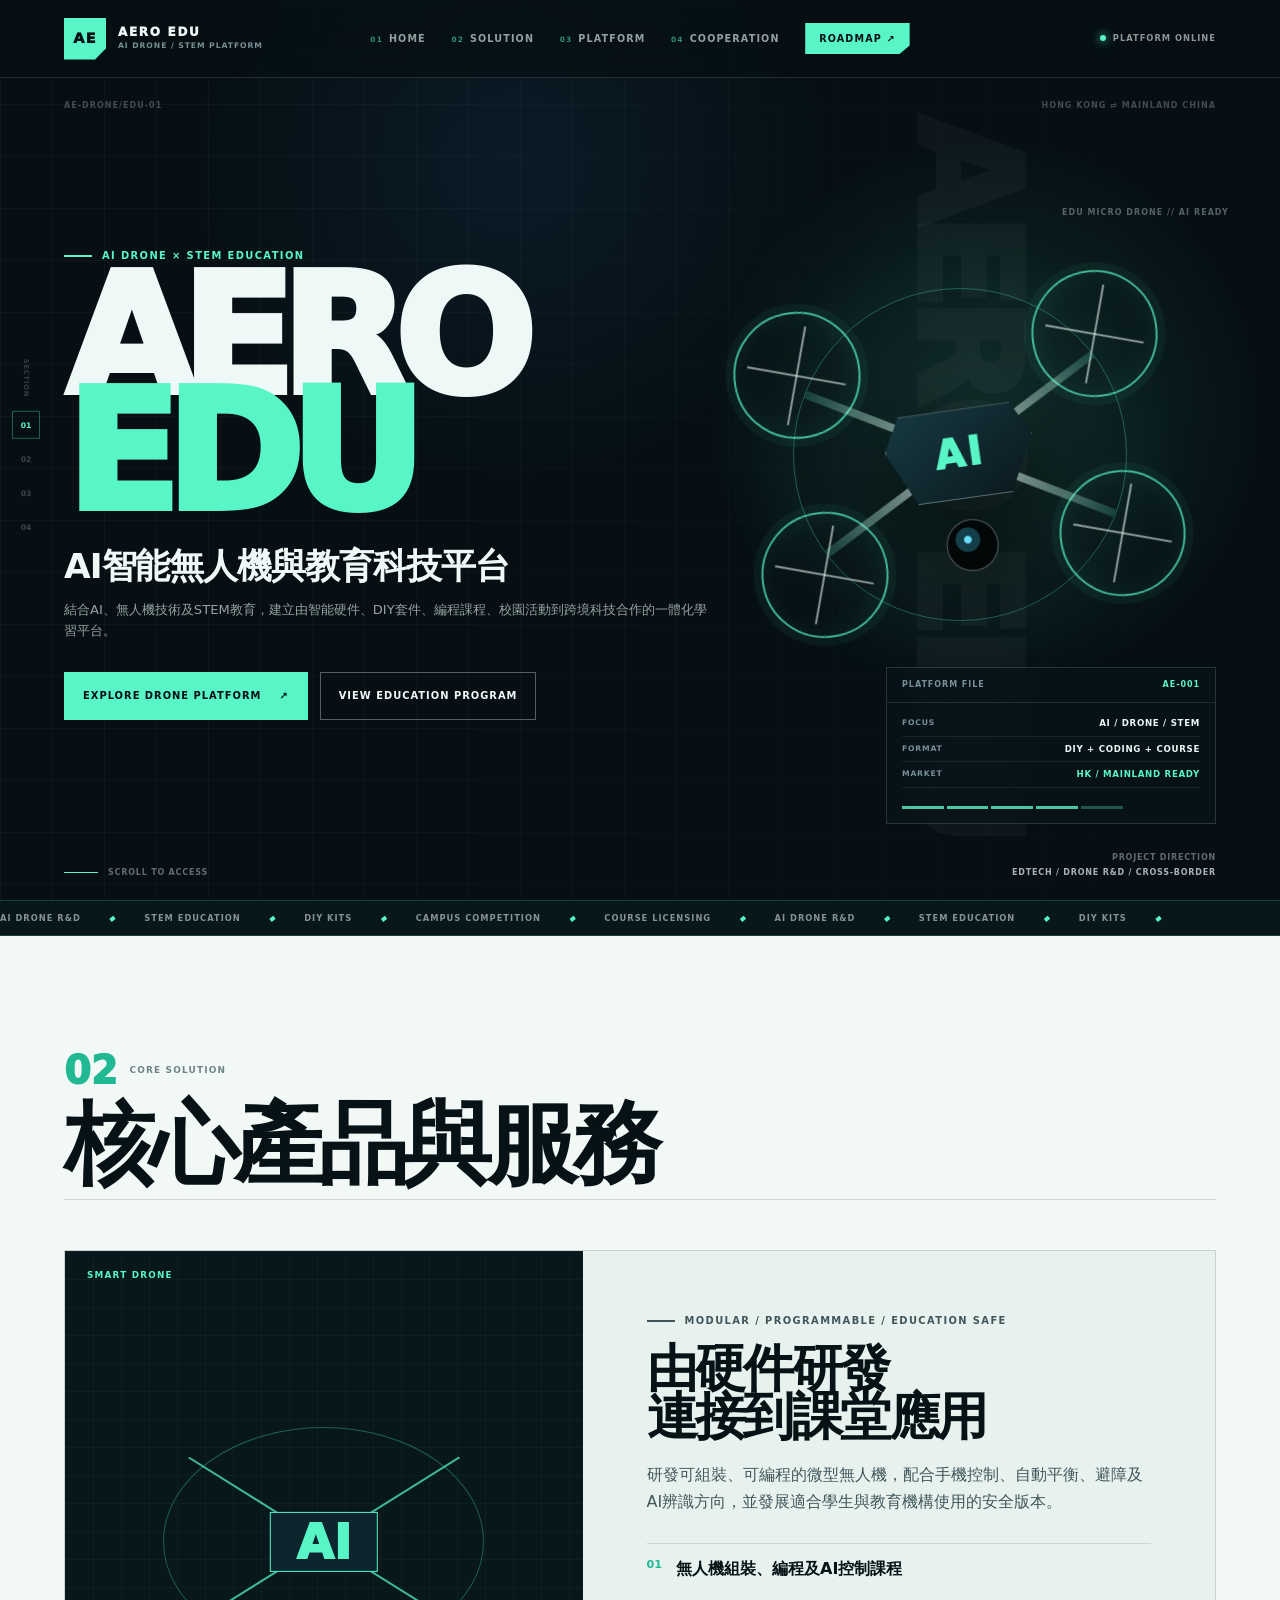
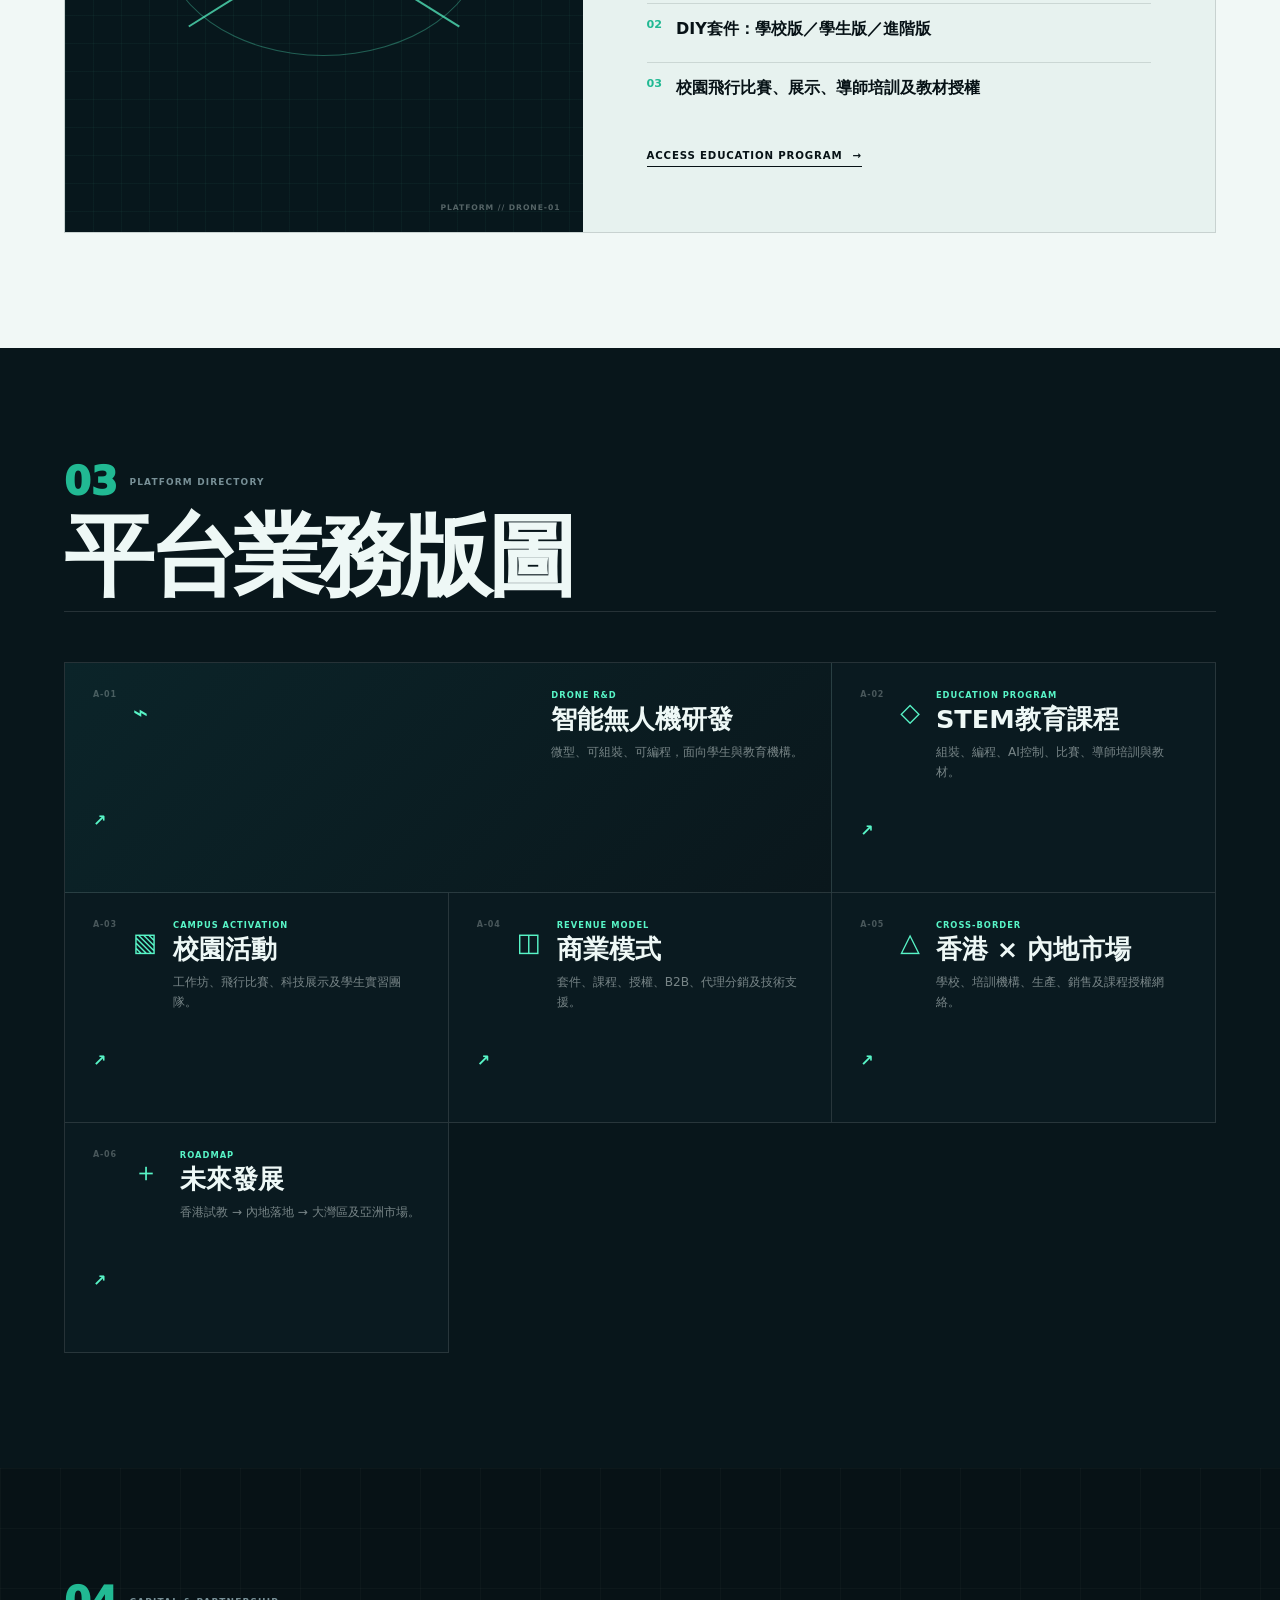
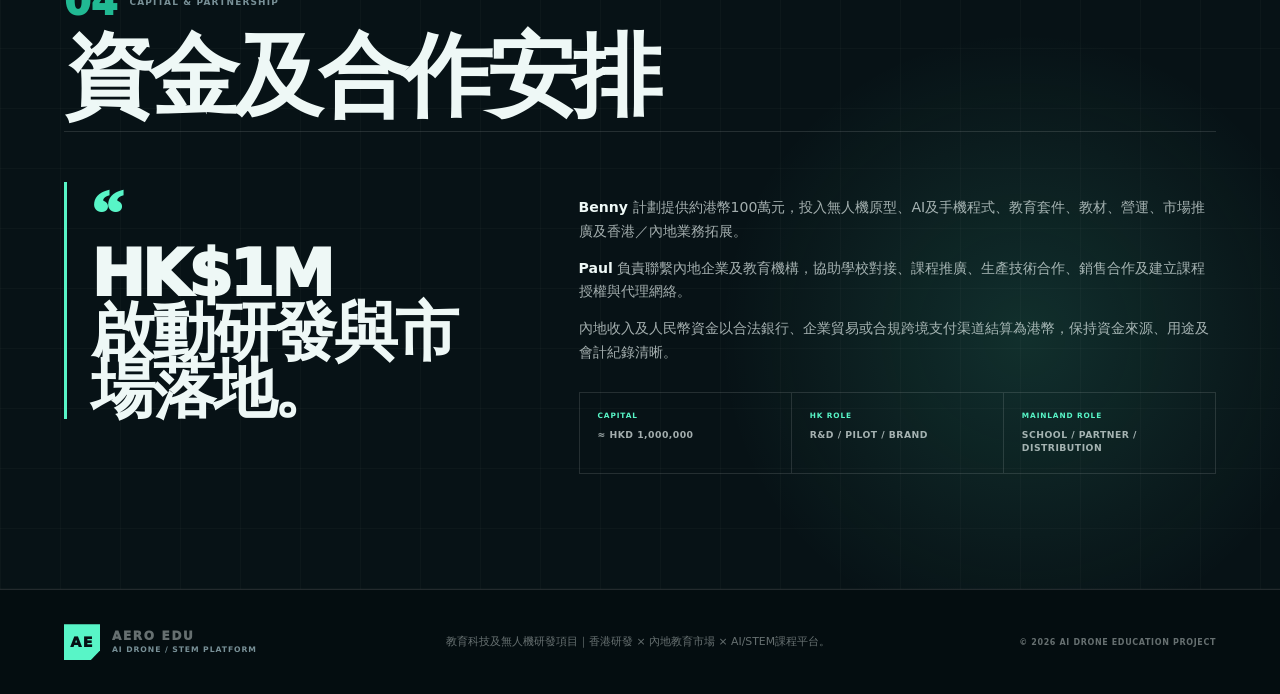
<file: index.html>
<!DOCTYPE html>
<html lang="zh-HK">
<head>
    <meta charset="UTF-8">
    <meta name="viewport" content="width=device-width, initial-scale=1.0">
    <meta name="theme-color" content="#071216">
    <meta name="description" content="AI智能無人機與教育科技平台：集無人機研發、STEM課程、DIY教育套件、校園活動及跨境科技合作於一體。">
    <title>AERO EDU // AI智能無人機與教育科技平台</title>
    <link rel="stylesheet" href="assets/aero-edu.css">
    <link id="aero-edu-theme" rel="stylesheet" href="assets/drone-theme.css">
    <script src="assets/aero-edu.js" defer></script>
</head>
<body class="home-page">
    <div class="boot-screen" aria-hidden="true">
        <div class="boot-screen__mark">AE</div>
        <p>AERO EDU TECHNOLOGY</p>
        <div class="boot-screen__bar"><span></span></div>
        <small>AI DRONE EDUCATION PLATFORM // INITIALISING</small>
    </div>

    <header class="site-header" data-header>
        <a class="site-brand" href="#home" aria-label="返回首頁">
            <span class="site-brand__mark">AE</span>
            <span class="site-brand__copy">
                <strong>AERO EDU</strong>
                <small>AI DRONE / STEM PLATFORM</small>
            </span>
        </a>
        <button class="menu-toggle" type="button" aria-expanded="false" aria-controls="primary-navigation" data-menu-toggle>
            <span></span><span></span><span class="sr-only">開啟導覽選單</span>
        </button>
        <nav class="site-nav" id="primary-navigation" aria-label="主要導覽" data-menu>
            <a href="#home" data-nav-link><span>01</span>HOME</a>
            <a href="#solution" data-nav-link><span>02</span>SOLUTION</a>
            <a href="#platform" data-nav-link><span>03</span>PLATFORM</a>
            <a href="#funding" data-nav-link><span>04</span>COOPERATION</a>
            <a class="site-nav__database" href="roadmap.html">ROADMAP ↗</a>
        </nav>
        <div class="site-header__status" aria-hidden="true"><span class="status-light"></span>PLATFORM ONLINE</div>
    </header>

    <aside class="section-rail" aria-label="頁面區段">
        <span class="section-rail__label">SECTION</span>
        <a href="#home" class="is-active" data-rail-link="home">01</a>
        <a href="#solution" data-rail-link="solution">02</a>
        <a href="#platform" data-rail-link="platform">03</a>
        <a href="#funding" data-rail-link="funding">04</a>
    </aside>

    <main class="home-main">
        <section class="home-hero tracked-section" id="home" data-section="home">
            <div class="hero-grid" aria-hidden="true"></div>
            <div class="hero-code" aria-hidden="true">
                <span>AE-DRONE/EDU-01</span>
                <span>HONG KONG ⇄ MAINLAND CHINA</span>
            </div>
            <div class="hero-copy" data-parallax="-0.35">
                <p class="eyebrow"><span></span>AI DRONE × STEM EDUCATION</p>
                <h1><span>AERO</span><span class="hero-title-accent">EDU</span></h1>
                <p class="hero-title-zh">AI智能無人機與教育科技平台</p>
                <p class="hero-intro">結合AI、無人機技術及STEM教育，建立由智能硬件、DIY套件、編程課程、校園活動到跨境科技合作的一體化學習平台。</p>
                <div class="hero-actions">
                    <a class="ui-button ui-button--primary" href="drone-products.html"><span>EXPLORE DRONE PLATFORM</span><b>↗</b></a>
                    <a class="ui-button ui-button--ghost" href="stem-courses.html">VIEW EDUCATION PROGRAM</a>
                </div>
            </div>
            <div class="hero-figure drone-figure" data-parallax="0.28" aria-hidden="true">
                <div class="hero-figure__halo"></div>
                <div class="hero-figure__designation">EDU MICRO DRONE // AI READY</div>
                <div class="drone-visual">
                    <span class="drone-arm arm-a"></span><span class="drone-arm arm-b"></span>
                    <span class="drone-rotor rotor-a"></span><span class="drone-rotor rotor-b"></span>
                    <span class="drone-rotor rotor-c"></span><span class="drone-rotor rotor-d"></span>
                    <span class="drone-core">AI</span><span class="drone-camera"></span>
                </div>
            </div>
            <div class="hero-panel" data-parallax="-0.12">
                <div class="hero-panel__head"><span>PLATFORM FILE</span><b>AE-001</b></div>
                <dl>
                    <div><dt>FOCUS</dt><dd>AI / DRONE / STEM</dd></div>
                    <div><dt>FORMAT</dt><dd>DIY + CODING + COURSE</dd></div>
                    <div><dt>MARKET</dt><dd class="online-text">HK / MAINLAND READY</dd></div>
                </dl>
                <div class="signal-bars" aria-hidden="true"><i></i><i></i><i></i><i></i><i></i></div>
            </div>
            <div class="hero-footer">
                <a class="scroll-prompt" href="#solution"><span class="scroll-prompt__line"></span>SCROLL TO ACCESS</a>
                <div class="hero-footer__version"><span>PROJECT DIRECTION</span><strong>EDTECH / DRONE R&D / CROSS-BORDER</strong></div>
            </div>
        </section>

        <div class="signal-ticker" aria-hidden="true"><div>
            <span>AI DRONE R&D</span><i>◆</i><span>STEM EDUCATION</span><i>◆</i><span>DIY KITS</span><i>◆</i><span>CAMPUS COMPETITION</span><i>◆</i><span>COURSE LICENSING</span><i>◆</i><span>AI DRONE R&D</span><i>◆</i><span>STEM EDUCATION</span><i>◆</i><span>DIY KITS</span><i>◆</i>
        </div></div>

        <section class="content-section tracked-section" id="solution" data-section="solution">
            <header class="section-heading" data-reveal>
                <div><span class="section-index">02</span><p>CORE SOLUTION</p></div>
                <h2>核心產品與服務</h2><span class="section-heading__line"></span>
            </header>
            <article class="feature-transmission" data-reveal>
                <a class="feature-transmission__visual drone-blueprint" href="drone-platform.html" aria-label="查看智能無人機方案">
                    <span class="feature-transmission__stamp">SMART DRONE</span>
                    <div class="blueprint-drone" aria-hidden="true"><span></span><i></i><b>AI</b></div>
                    <span class="feature-transmission__code">PLATFORM // DRONE-01</span>
                </a>
                <div class="feature-transmission__body">
                    <p class="eyebrow"><span></span>MODULAR / PROGRAMMABLE / EDUCATION SAFE</p>
                    <h3>由硬件研發<br>連接到課堂應用</h3>
                    <p>研發可組裝、可編程的微型無人機，配合手機控制、自動平衡、避障及AI辨識方向，並發展適合學生與教育機構使用的安全版本。</p>
                    <ul class="data-list">
                        <li><span>01</span>無人機組裝、編程及AI控制課程</li>
                        <li><span>02</span>DIY套件：學校版／學生版／進階版</li>
                        <li><span>03</span>校園飛行比賽、展示、導師培訓及教材授權</li>
                    </ul>
                    <a class="text-link" href="stem-courses.html">ACCESS EDUCATION PROGRAM <b>→</b></a>
                </div>
            </article>
        </section>

        <section class="content-section content-section--archive tracked-section" id="platform" data-section="platform">
            <header class="section-heading section-heading--light" data-reveal>
                <div><span class="section-index">03</span><p>PLATFORM DIRECTORY</p></div>
                <h2>平台業務版圖</h2><span class="section-heading__line"></span>
            </header>
            <div class="archive-grid">
                <a class="archive-card archive-card--featured" href="drone-products.html" data-reveal><span class="archive-card__number">A-01</span><div class="archive-card__icon">⌁</div><div><p>DRONE R&D</p><h3>智能無人機研發</h3><span>微型、可組裝、可編程，面向學生與教育機構。</span></div><b>↗</b></a>
                <a class="archive-card" href="stem-courses.html" data-reveal><span class="archive-card__number">A-02</span><div class="archive-card__icon">◇</div><div><p>EDUCATION PROGRAM</p><h3>STEM教育課程</h3><span>組裝、編程、AI控制、比賽、導師培訓與教材。</span></div><b>↗</b></a>
                <a class="archive-card" href="campus-events.html" data-reveal><span class="archive-card__number">A-03</span><div class="archive-card__icon">▧</div><div><p>CAMPUS ACTIVATION</p><h3>校園活動</h3><span>工作坊、飛行比賽、科技展示及學生實習團隊。</span></div><b>↗</b></a>
                <a class="archive-card" href="business-model.html" data-reveal><span class="archive-card__number">A-04</span><div class="archive-card__icon">◫</div><div><p>REVENUE MODEL</p><h3>商業模式</h3><span>套件、課程、授權、B2B、代理分銷及技術支援。</span></div><b>↗</b></a>
                <a class="archive-card" href="market-expansion.html" data-reveal><span class="archive-card__number">A-05</span><div class="archive-card__icon">△</div><div><p>CROSS-BORDER</p><h3>香港 × 內地市場</h3><span>學校、培訓機構、生產、銷售及課程授權網絡。</span></div><b>↗</b></a>
                <a class="archive-card" href="roadmap.html" data-reveal><span class="archive-card__number">A-06</span><div class="archive-card__icon">＋</div><div><p>ROADMAP</p><h3>未來發展</h3><span>香港試教 → 內地落地 → 大灣區及亞洲市場。</span></div><b>↗</b></a>
            </div>
        </section>

        <section class="profile-section tracked-section" id="funding" data-section="funding">
            <div class="profile-section__grid" aria-hidden="true"></div>
            <header class="section-heading section-heading--light" data-reveal>
                <div><span class="section-index">04</span><p>CAPITAL & PARTNERSHIP</p></div>
                <h2>資金及合作安排</h2><span class="section-heading__line"></span>
            </header>
            <div class="profile-layout">
                <div class="profile-statement" data-reveal><span class="profile-statement__mark">“</span><p>HK$1M<br>啟動研發與市場落地。</p></div>
                <div class="profile-copy" data-reveal>
                    <p><strong>Benny</strong> 計劃提供約港幣100萬元，投入無人機原型、AI及手機程式、教育套件、教材、營運、市場推廣及香港／內地業務拓展。</p>
                    <p><strong>Paul</strong> 負責聯繫內地企業及教育機構，協助學校對接、課程推廣、生產技術合作、銷售合作及建立課程授權與代理網絡。</p>
                    <p>內地收入及人民幣資金以合法銀行、企業貿易或合規跨境支付渠道結算為港幣，保持資金來源、用途及會計紀錄清晰。</p>
                    <div class="profile-meta">
                        <span><small>CAPITAL</small>≈ HKD 1,000,000</span>
                        <span><small>HK ROLE</small>R&D / PILOT / BRAND</span>
                        <span><small>MAINLAND ROLE</small>SCHOOL / PARTNER / DISTRIBUTION</span>
                    </div>
                </div>
            </div>
        </section>
    </main>

    <footer class="site-footer">
        <a class="site-brand site-brand--footer" href="#home"><span class="site-brand__mark">AE</span><span class="site-brand__copy"><strong>AERO EDU</strong><small>AI DRONE / STEM PLATFORM</small></span></a>
        <p>教育科技及無人機研發項目｜香港研發 × 內地教育市場 × AI/STEM課程平台。</p>
        <span>© <b data-current-year>2026</b> AI DRONE EDUCATION PROJECT</span>
    </footer>
</body>
</html>
</file>
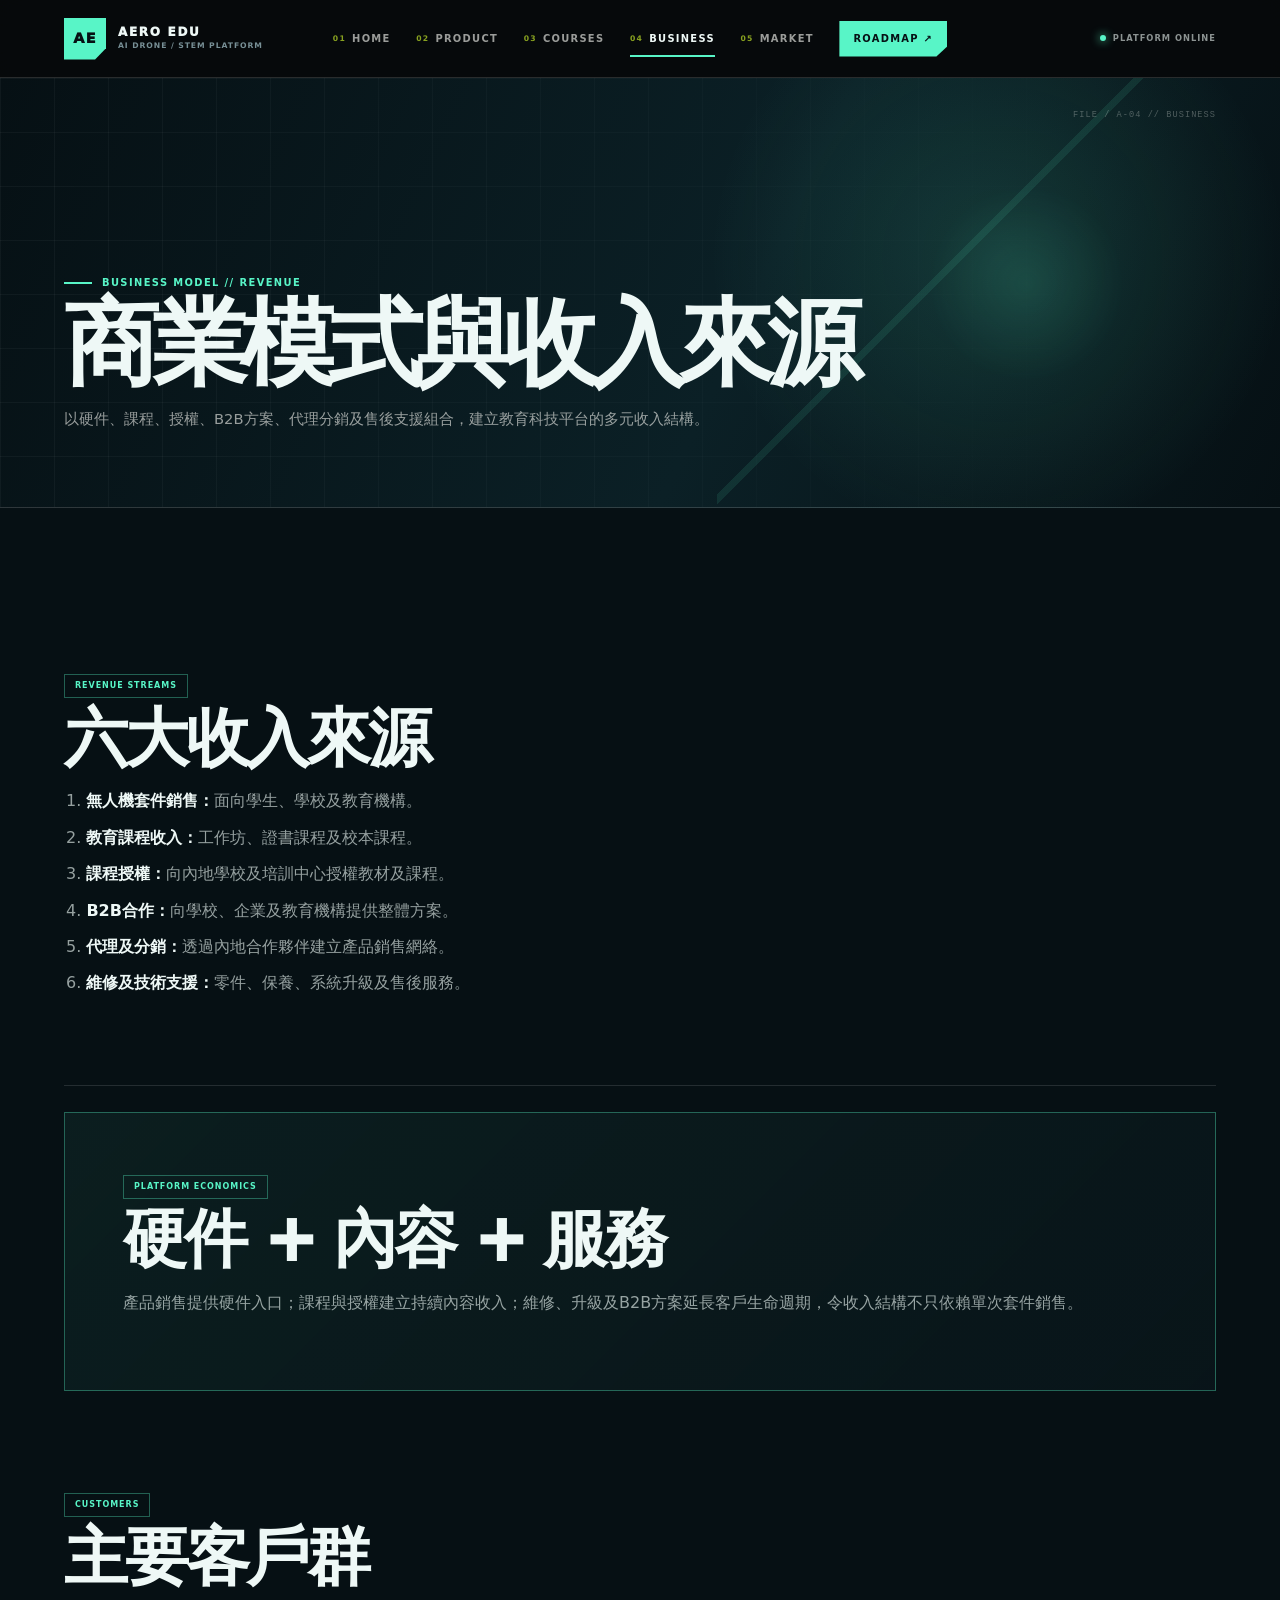
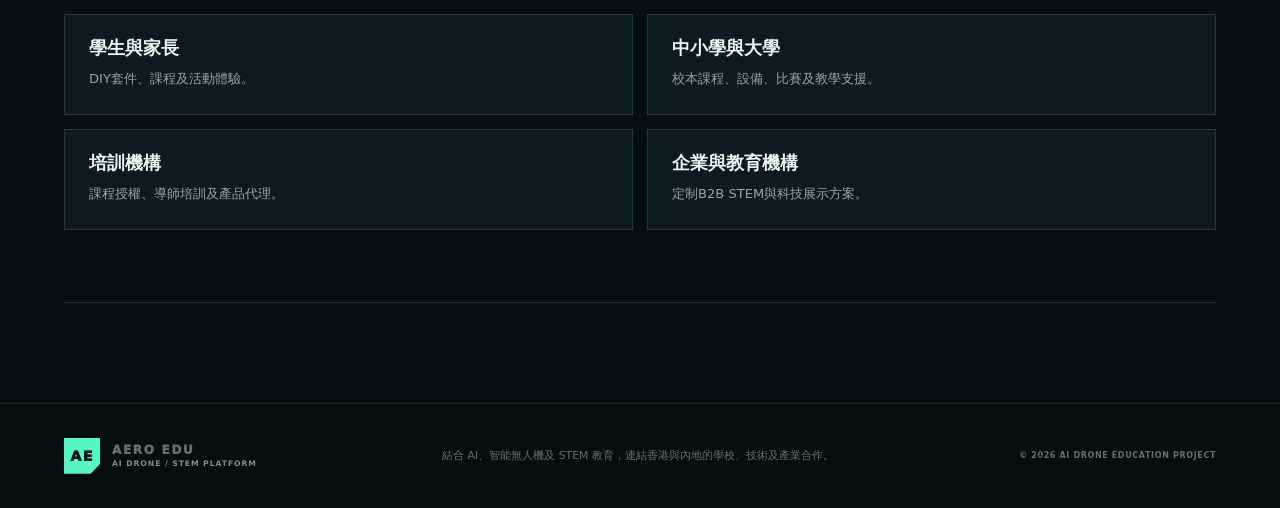
<file: business-model.html>
<!DOCTYPE html>
<html lang="zh-HK">
<head>
    <meta charset="UTF-8">
    <meta name="viewport" content="width=device-width, initial-scale=1.0">
    <meta name="theme-color" content="#071216">
    <meta name="description" content="以硬件、課程、授權、B2B方案、代理分銷及售後支援組合，建立教育科技平台的多元收入結構。">
    <title>商業模式與收入來源 // AERO EDU</title>
    <link rel="stylesheet" href="assets/aero-edu.css">
    <link id="aero-edu-theme" rel="stylesheet" href="assets/drone-theme.css">
    <link rel="stylesheet" href="assets/page-header.css">
    <script src="assets/aero-edu.js" defer></script>
</head>
<body class="inner-page">

    <header class="site-header" data-header>
        <a class="site-brand" href="index.html#home" aria-label="返回首頁">
            <span class="site-brand__mark">AE</span>
            <span class="site-brand__copy">
                <strong>AERO EDU</strong>
                <small>AI DRONE / STEM PLATFORM</small>
            </span>
        </a>
        <button class="menu-toggle" type="button" aria-expanded="false" aria-controls="primary-navigation" data-menu-toggle>
            <span></span><span></span><span class="sr-only">開啟導覽選單</span>
        </button>
        <nav class="site-nav" id="primary-navigation" aria-label="主要導覽" data-menu>
            <a href="index.html#home" data-nav-link><span>01</span>HOME</a>
            <a href="drone-products.html" data-nav-link><span>02</span>PRODUCT</a>
            <a href="stem-courses.html" data-nav-link><span>03</span>COURSES</a>
            <a href="business-model.html" data-nav-link><span>04</span>BUSINESS</a>
            <a href="market-expansion.html" data-nav-link><span>05</span>MARKET</a>
            <a class="site-nav__database" href="roadmap.html">ROADMAP ↗</a>
        </nav>
        <div class="site-header__status" aria-hidden="true"><span class="status-light"></span>PLATFORM ONLINE</div>
    </header>
    <section class="page-hero">
        <div class="page-hero__copy">
            <p class="eyebrow"><span></span>BUSINESS MODEL // REVENUE</p>
            <h1>商業模式與收入來源</h1>
            <p class="page-hero__description">以硬件、課程、授權、B2B方案、代理分銷及售後支援組合，建立教育科技平台的多元收入結構。</p>
        </div>
        <span class="page-hero__code">FILE / A-04 // BUSINESS</span>
    </section>
    <main>
        <section data-reveal>
            <span class="update-tag">REVENUE STREAMS</span>
            <h2>六大收入來源</h2>
            <ol><li><strong>無人機套件銷售：</strong>面向學生、學校及教育機構。</li><li><strong>教育課程收入：</strong>工作坊、證書課程及校本課程。</li><li><strong>課程授權：</strong>向內地學校及培訓中心授權教材及課程。</li><li><strong>B2B合作：</strong>向學校、企業及教育機構提供整體方案。</li><li><strong>代理及分銷：</strong>透過內地合作夥伴建立產品銷售網絡。</li><li><strong>維修及技術支援：</strong>零件、保養、系統升級及售後服務。</li></ol>
        </section>
        <section class="featured-guide" data-reveal>
            <span class="update-tag">PLATFORM ECONOMICS</span>
            <h2>硬件 + 內容 + 服務</h2>
            <p>產品銷售提供硬件入口；課程與授權建立持續內容收入；維修、升級及B2B方案延長客戶生命週期，令收入結構不只依賴單次套件銷售。</p>
        </section>
        <section data-reveal>
            <span class="update-tag">CUSTOMERS</span>
            <h2>主要客戶群</h2>
            <div class="guide-grid"><div class="guide-card"><h3>學生與家長</h3><p>DIY套件、課程及活動體驗。</p></div><div class="guide-card"><h3>中小學與大學</h3><p>校本課程、設備、比賽及教學支援。</p></div><div class="guide-card"><h3>培訓機構</h3><p>課程授權、導師培訓及產品代理。</p></div><div class="guide-card"><h3>企業與教育機構</h3><p>定制B2B STEM與科技展示方案。</p></div></div>
        </section>
    </main>

    <footer class="site-footer">
        <a class="site-brand site-brand--footer" href="index.html#home">
            <span class="site-brand__mark">AE</span>
            <span class="site-brand__copy"><strong>AERO EDU</strong><small>AI DRONE / STEM PLATFORM</small></span>
        </a>
        <p>結合 AI、智能無人機及 STEM 教育，連結香港與內地的學校、技術及產業合作。</p>
        <span>© <b data-current-year>2026</b> AI DRONE EDUCATION PROJECT</span>
    </footer>
</body>
</html>
</file>
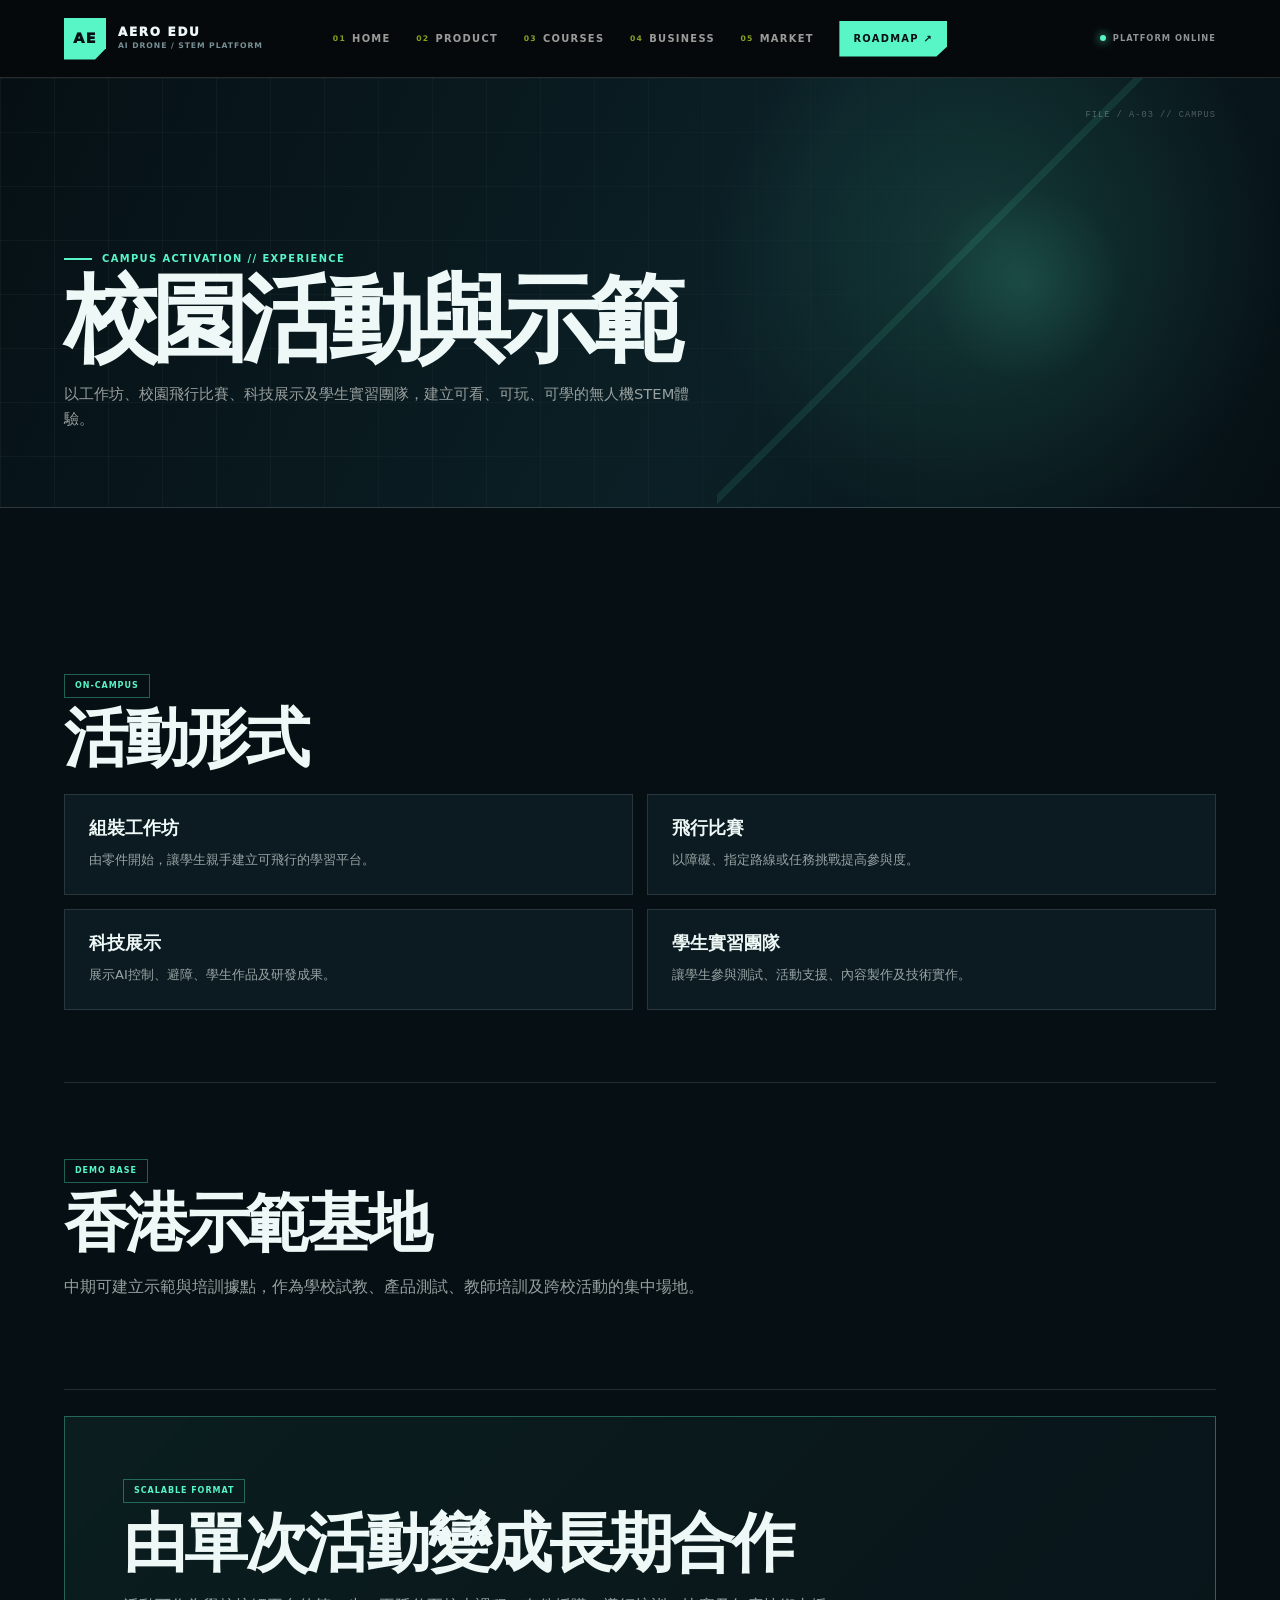
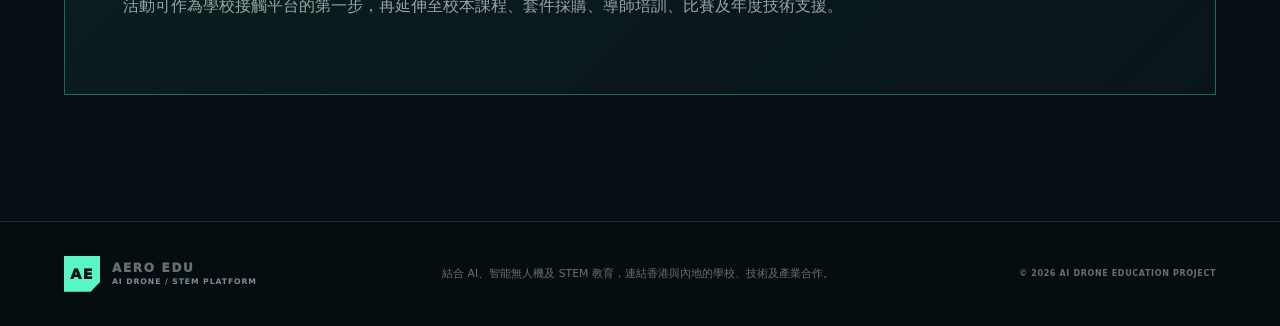
<file: campus-events.html>
<!DOCTYPE html>
<html lang="zh-HK">
<head>
    <meta charset="UTF-8">
    <meta name="viewport" content="width=device-width, initial-scale=1.0">
    <meta name="theme-color" content="#071216">
    <meta name="description" content="以工作坊、校園飛行比賽、科技展示及學生實習團隊，建立可看、可玩、可學的無人機STEM體驗。">
    <title>校園活動與示範 // AERO EDU</title>
    <link rel="stylesheet" href="assets/aero-edu.css">
    <link id="aero-edu-theme" rel="stylesheet" href="assets/drone-theme.css">
    <link rel="stylesheet" href="assets/page-header.css">
    <script src="assets/aero-edu.js" defer></script>
</head>
<body class="inner-page">

    <header class="site-header" data-header>
        <a class="site-brand" href="index.html#home" aria-label="返回首頁">
            <span class="site-brand__mark">AE</span>
            <span class="site-brand__copy">
                <strong>AERO EDU</strong>
                <small>AI DRONE / STEM PLATFORM</small>
            </span>
        </a>
        <button class="menu-toggle" type="button" aria-expanded="false" aria-controls="primary-navigation" data-menu-toggle>
            <span></span><span></span><span class="sr-only">開啟導覽選單</span>
        </button>
        <nav class="site-nav" id="primary-navigation" aria-label="主要導覽" data-menu>
            <a href="index.html#home" data-nav-link><span>01</span>HOME</a>
            <a href="drone-products.html" data-nav-link><span>02</span>PRODUCT</a>
            <a href="stem-courses.html" data-nav-link><span>03</span>COURSES</a>
            <a href="business-model.html" data-nav-link><span>04</span>BUSINESS</a>
            <a href="market-expansion.html" data-nav-link><span>05</span>MARKET</a>
            <a class="site-nav__database" href="roadmap.html">ROADMAP ↗</a>
        </nav>
        <div class="site-header__status" aria-hidden="true"><span class="status-light"></span>PLATFORM ONLINE</div>
    </header>
    <section class="page-hero">
        <div class="page-hero__copy">
            <p class="eyebrow"><span></span>CAMPUS ACTIVATION // EXPERIENCE</p>
            <h1>校園活動與示範</h1>
            <p class="page-hero__description">以工作坊、校園飛行比賽、科技展示及學生實習團隊，建立可看、可玩、可學的無人機STEM體驗。</p>
        </div>
        <span class="page-hero__code">FILE / A-03 // CAMPUS</span>
    </section>
    <main>
        <section data-reveal>
            <span class="update-tag">ON-CAMPUS</span>
            <h2>活動形式</h2>
            <div class="guide-grid"><div class="guide-card"><h3>組裝工作坊</h3><p>由零件開始，讓學生親手建立可飛行的學習平台。</p></div><div class="guide-card"><h3>飛行比賽</h3><p>以障礙、指定路線或任務挑戰提高參與度。</p></div><div class="guide-card"><h3>科技展示</h3><p>展示AI控制、避障、學生作品及研發成果。</p></div><div class="guide-card"><h3>學生實習團隊</h3><p>讓學生參與測試、活動支援、內容製作及技術實作。</p></div></div>
        </section>
        <section data-reveal>
            <span class="update-tag">DEMO BASE</span>
            <h2>香港示範基地</h2>
            <p>中期可建立示範與培訓據點，作為學校試教、產品測試、教師培訓及跨校活動的集中場地。</p>
        </section>
        <section class="featured-guide" data-reveal>
            <span class="update-tag">SCALABLE FORMAT</span>
            <h2>由單次活動變成長期合作</h2>
            <p>活動可作為學校接觸平台的第一步，再延伸至校本課程、套件採購、導師培訓、比賽及年度技術支援。</p>
        </section>
    </main>

    <footer class="site-footer">
        <a class="site-brand site-brand--footer" href="index.html#home">
            <span class="site-brand__mark">AE</span>
            <span class="site-brand__copy"><strong>AERO EDU</strong><small>AI DRONE / STEM PLATFORM</small></span>
        </a>
        <p>結合 AI、智能無人機及 STEM 教育，連結香港與內地的學校、技術及產業合作。</p>
        <span>© <b data-current-year>2026</b> AI DRONE EDUCATION PROJECT</span>
    </footer>
</body>
</html>
</file>
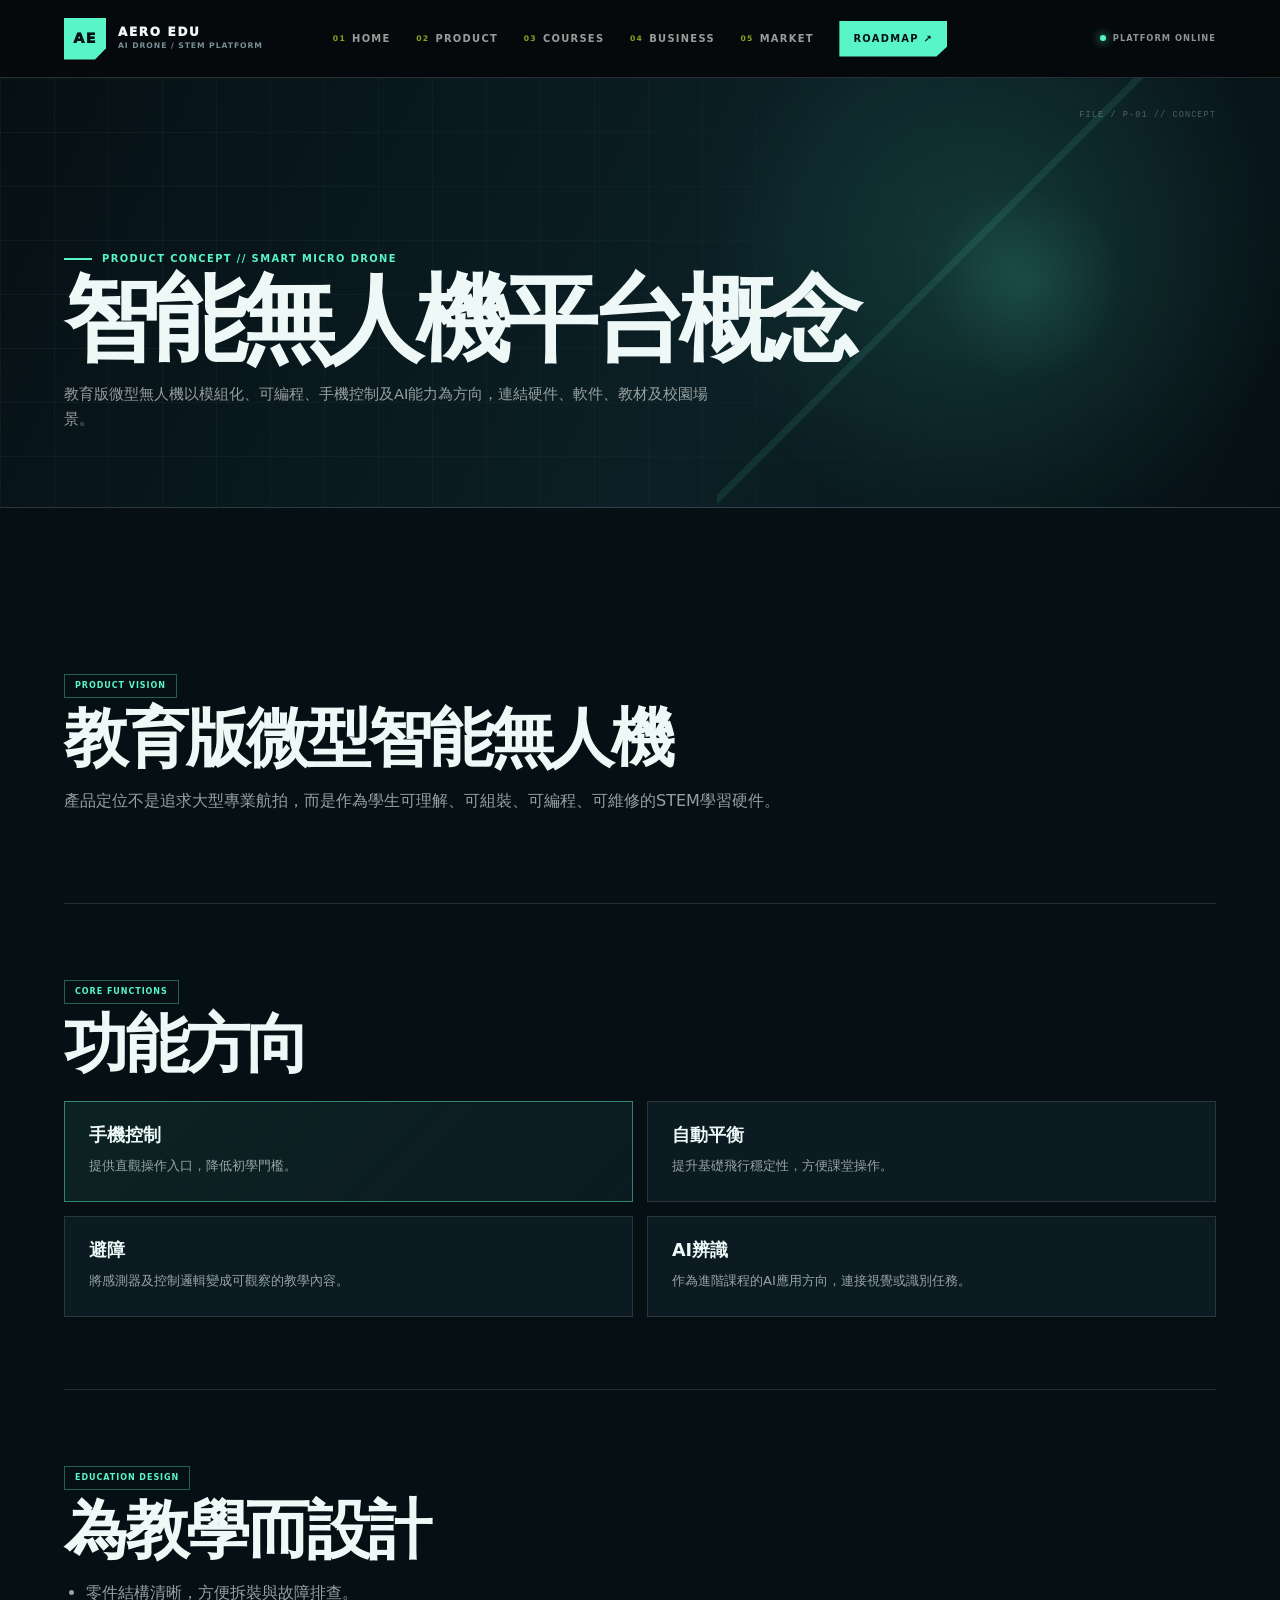
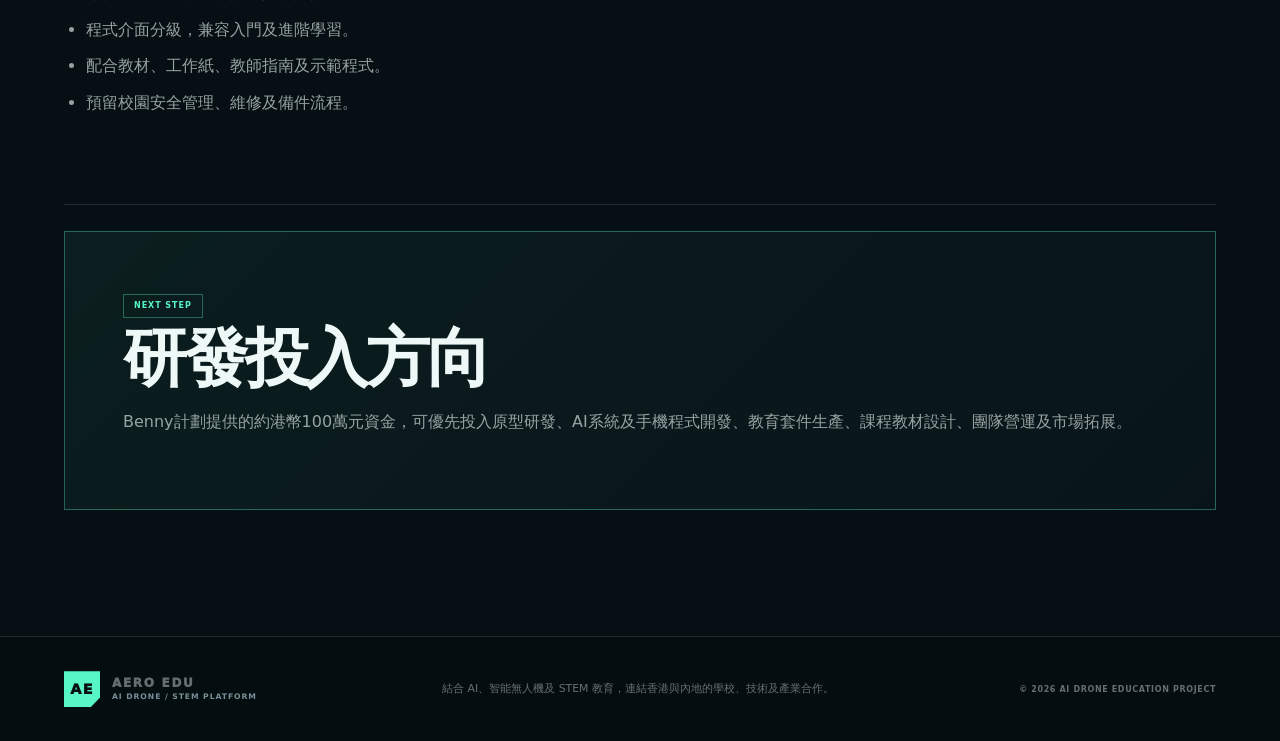
<file: drone-platform.html>
<!DOCTYPE html>
<html lang="zh-HK">
<head>
    <meta charset="UTF-8">
    <meta name="viewport" content="width=device-width, initial-scale=1.0">
    <meta name="theme-color" content="#071216">
    <meta name="description" content="教育版微型無人機以模組化、可編程、手機控制及AI能力為方向，連結硬件、軟件、教材及校園場景。">
    <title>智能無人機平台概念 // AERO EDU</title>
    <link rel="stylesheet" href="assets/aero-edu.css">
    <link id="aero-edu-theme" rel="stylesheet" href="assets/drone-theme.css">
    <link rel="stylesheet" href="assets/page-header.css">
    <script src="assets/aero-edu.js" defer></script>
</head>
<body class="inner-page">

    <header class="site-header" data-header>
        <a class="site-brand" href="index.html#home" aria-label="返回首頁">
            <span class="site-brand__mark">AE</span>
            <span class="site-brand__copy">
                <strong>AERO EDU</strong>
                <small>AI DRONE / STEM PLATFORM</small>
            </span>
        </a>
        <button class="menu-toggle" type="button" aria-expanded="false" aria-controls="primary-navigation" data-menu-toggle>
            <span></span><span></span><span class="sr-only">開啟導覽選單</span>
        </button>
        <nav class="site-nav" id="primary-navigation" aria-label="主要導覽" data-menu>
            <a href="index.html#home" data-nav-link><span>01</span>HOME</a>
            <a href="drone-products.html" data-nav-link><span>02</span>PRODUCT</a>
            <a href="stem-courses.html" data-nav-link><span>03</span>COURSES</a>
            <a href="business-model.html" data-nav-link><span>04</span>BUSINESS</a>
            <a href="market-expansion.html" data-nav-link><span>05</span>MARKET</a>
            <a class="site-nav__database" href="roadmap.html">ROADMAP ↗</a>
        </nav>
        <div class="site-header__status" aria-hidden="true"><span class="status-light"></span>PLATFORM ONLINE</div>
    </header>
    <section class="page-hero">
        <div class="page-hero__copy">
            <p class="eyebrow"><span></span>PRODUCT CONCEPT // SMART MICRO DRONE</p>
            <h1>智能無人機平台概念</h1>
            <p class="page-hero__description">教育版微型無人機以模組化、可編程、手機控制及AI能力為方向，連結硬件、軟件、教材及校園場景。</p>
        </div>
        <span class="page-hero__code">FILE / P-01 // CONCEPT</span>
    </section>
    <main>
        <section data-reveal>
            <span class="update-tag">PRODUCT VISION</span>
            <h2>教育版微型智能無人機</h2>
            <p>產品定位不是追求大型專業航拍，而是作為學生可理解、可組裝、可編程、可維修的STEM學習硬件。</p>
        </section>
        <section data-reveal>
            <span class="update-tag">CORE FUNCTIONS</span>
            <h2>功能方向</h2>
            <div class="guide-grid"><div class="guide-card recommended"><h3>手機控制</h3><p>提供直觀操作入口，降低初學門檻。</p></div><div class="guide-card"><h3>自動平衡</h3><p>提升基礎飛行穩定性，方便課堂操作。</p></div><div class="guide-card"><h3>避障</h3><p>將感測器及控制邏輯變成可觀察的教學內容。</p></div><div class="guide-card"><h3>AI辨識</h3><p>作為進階課程的AI應用方向，連接視覺或識別任務。</p></div></div>
        </section>
        <section data-reveal>
            <span class="update-tag">EDUCATION DESIGN</span>
            <h2>為教學而設計</h2>
            <ul><li>零件結構清晰，方便拆裝與故障排查。</li><li>程式介面分級，兼容入門及進階學習。</li><li>配合教材、工作紙、教師指南及示範程式。</li><li>預留校園安全管理、維修及備件流程。</li></ul>
        </section>
        <section class="featured-guide" data-reveal>
            <span class="update-tag">NEXT STEP</span>
            <h2>研發投入方向</h2>
            <p>Benny計劃提供的約港幣100萬元資金，可優先投入原型研發、AI系統及手機程式開發、教育套件生產、課程教材設計、團隊營運及市場拓展。</p>
        </section>
    </main>

    <footer class="site-footer">
        <a class="site-brand site-brand--footer" href="index.html#home">
            <span class="site-brand__mark">AE</span>
            <span class="site-brand__copy"><strong>AERO EDU</strong><small>AI DRONE / STEM PLATFORM</small></span>
        </a>
        <p>結合 AI、智能無人機及 STEM 教育，連結香港與內地的學校、技術及產業合作。</p>
        <span>© <b data-current-year>2026</b> AI DRONE EDUCATION PROJECT</span>
    </footer>
</body>
</html>
</file>
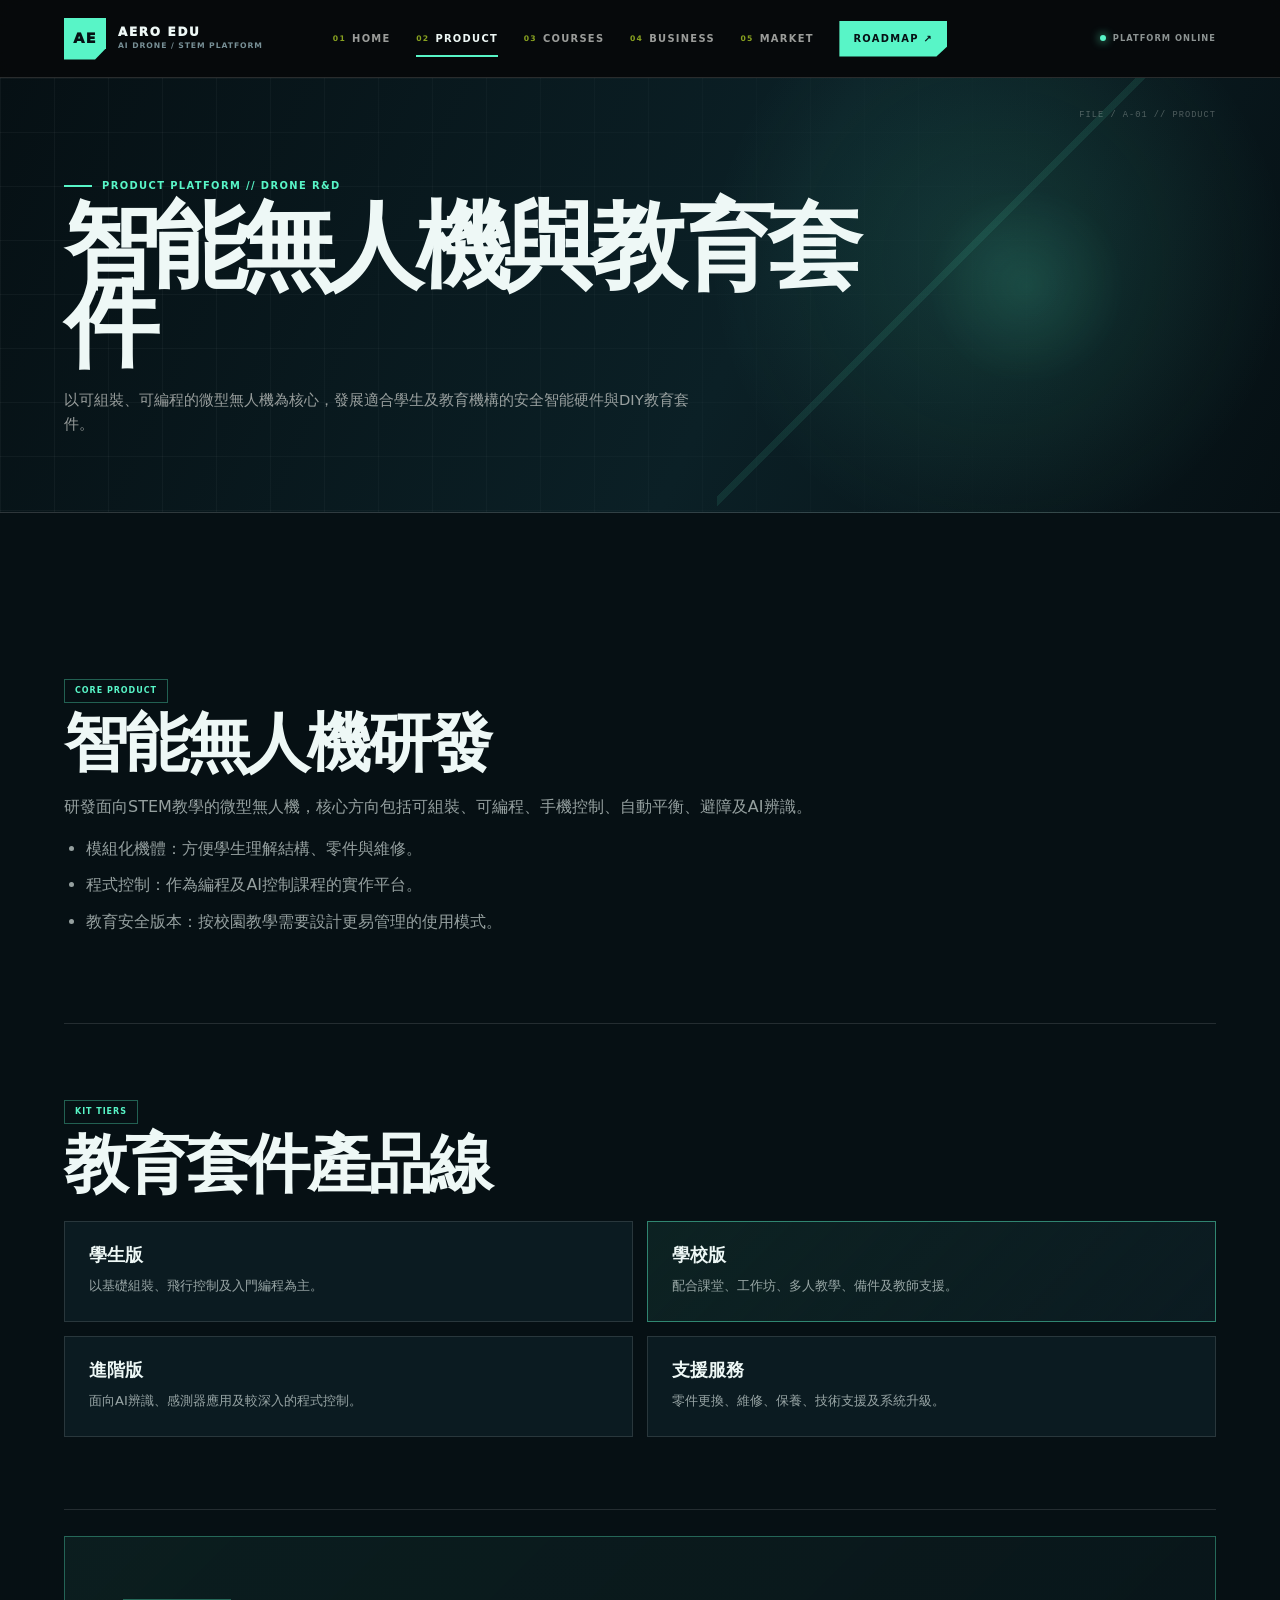
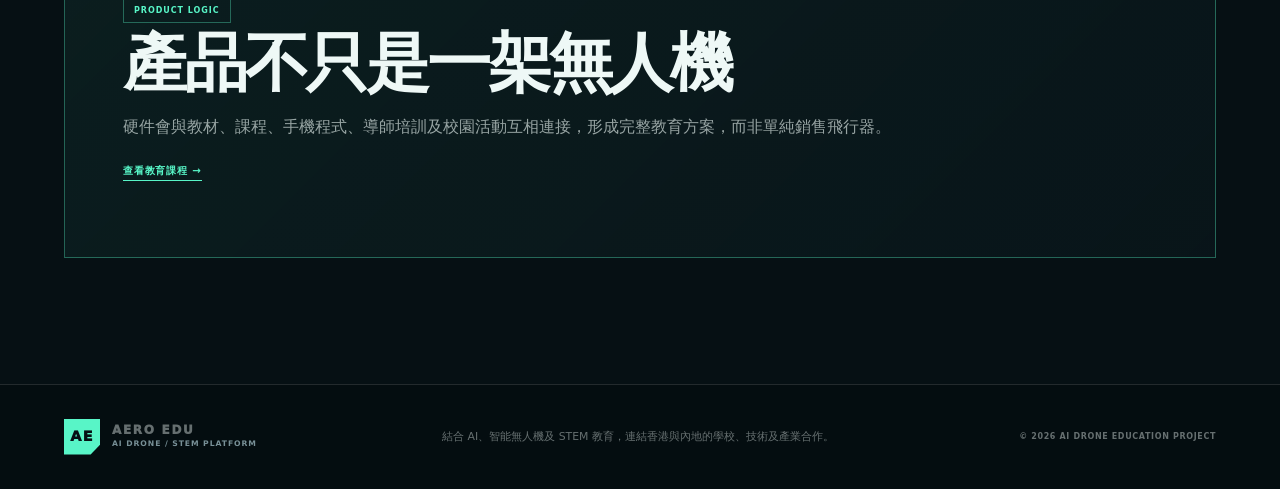
<file: drone-products.html>
<!DOCTYPE html>
<html lang="zh-HK">
<head>
    <meta charset="UTF-8">
    <meta name="viewport" content="width=device-width, initial-scale=1.0">
    <meta name="theme-color" content="#071216">
    <meta name="description" content="以可組裝、可編程的微型無人機為核心，發展適合學生及教育機構的安全智能硬件與DIY教育套件。">
    <title>智能無人機與教育套件 // AERO EDU</title>
    <link rel="stylesheet" href="assets/aero-edu.css">
    <link id="aero-edu-theme" rel="stylesheet" href="assets/drone-theme.css">
    <link rel="stylesheet" href="assets/page-header.css">
    <script src="assets/aero-edu.js" defer></script>
</head>
<body class="inner-page">

    <header class="site-header" data-header>
        <a class="site-brand" href="index.html#home" aria-label="返回首頁">
            <span class="site-brand__mark">AE</span>
            <span class="site-brand__copy">
                <strong>AERO EDU</strong>
                <small>AI DRONE / STEM PLATFORM</small>
            </span>
        </a>
        <button class="menu-toggle" type="button" aria-expanded="false" aria-controls="primary-navigation" data-menu-toggle>
            <span></span><span></span><span class="sr-only">開啟導覽選單</span>
        </button>
        <nav class="site-nav" id="primary-navigation" aria-label="主要導覽" data-menu>
            <a href="index.html#home" data-nav-link><span>01</span>HOME</a>
            <a href="drone-products.html" data-nav-link><span>02</span>PRODUCT</a>
            <a href="stem-courses.html" data-nav-link><span>03</span>COURSES</a>
            <a href="business-model.html" data-nav-link><span>04</span>BUSINESS</a>
            <a href="market-expansion.html" data-nav-link><span>05</span>MARKET</a>
            <a class="site-nav__database" href="roadmap.html">ROADMAP ↗</a>
        </nav>
        <div class="site-header__status" aria-hidden="true"><span class="status-light"></span>PLATFORM ONLINE</div>
    </header>
    <section class="page-hero">
        <div class="page-hero__copy">
            <p class="eyebrow"><span></span>PRODUCT PLATFORM // DRONE R&D</p>
            <h1>智能無人機與教育套件</h1>
            <p class="page-hero__description">以可組裝、可編程的微型無人機為核心，發展適合學生及教育機構的安全智能硬件與DIY教育套件。</p>
        </div>
        <span class="page-hero__code">FILE / A-01 // PRODUCT</span>
    </section>
    <main>
        <section data-reveal>
            <span class="update-tag">CORE PRODUCT</span>
            <h2>智能無人機研發</h2>
            <p>研發面向STEM教學的微型無人機，核心方向包括可組裝、可編程、手機控制、自動平衡、避障及AI辨識。</p><ul><li>模組化機體：方便學生理解結構、零件與維修。</li><li>程式控制：作為編程及AI控制課程的實作平台。</li><li>教育安全版本：按校園教學需要設計更易管理的使用模式。</li></ul>
        </section>
        <section data-reveal>
            <span class="update-tag">KIT TIERS</span>
            <h2>教育套件產品線</h2>
            <div class="guide-grid"><div class="guide-card"><h3>學生版</h3><p>以基礎組裝、飛行控制及入門編程為主。</p></div><div class="guide-card recommended"><h3>學校版</h3><p>配合課堂、工作坊、多人教學、備件及教師支援。</p></div><div class="guide-card"><h3>進階版</h3><p>面向AI辨識、感測器應用及較深入的程式控制。</p></div><div class="guide-card"><h3>支援服務</h3><p>零件更換、維修、保養、技術支援及系統升級。</p></div></div>
        </section>
        <section class="featured-guide" data-reveal>
            <span class="update-tag">PRODUCT LOGIC</span>
            <h2>產品不只是一架無人機</h2>
            <p>硬件會與教材、課程、手機程式、導師培訓及校園活動互相連接，形成完整教育方案，而非單純銷售飛行器。</p><p><a class="primary-link" href="stem-courses.html">查看教育課程 →</a></p>
        </section>
    </main>

    <footer class="site-footer">
        <a class="site-brand site-brand--footer" href="index.html#home">
            <span class="site-brand__mark">AE</span>
            <span class="site-brand__copy"><strong>AERO EDU</strong><small>AI DRONE / STEM PLATFORM</small></span>
        </a>
        <p>結合 AI、智能無人機及 STEM 教育，連結香港與內地的學校、技術及產業合作。</p>
        <span>© <b data-current-year>2026</b> AI DRONE EDUCATION PROJECT</span>
    </footer>
</body>
</html>
</file>
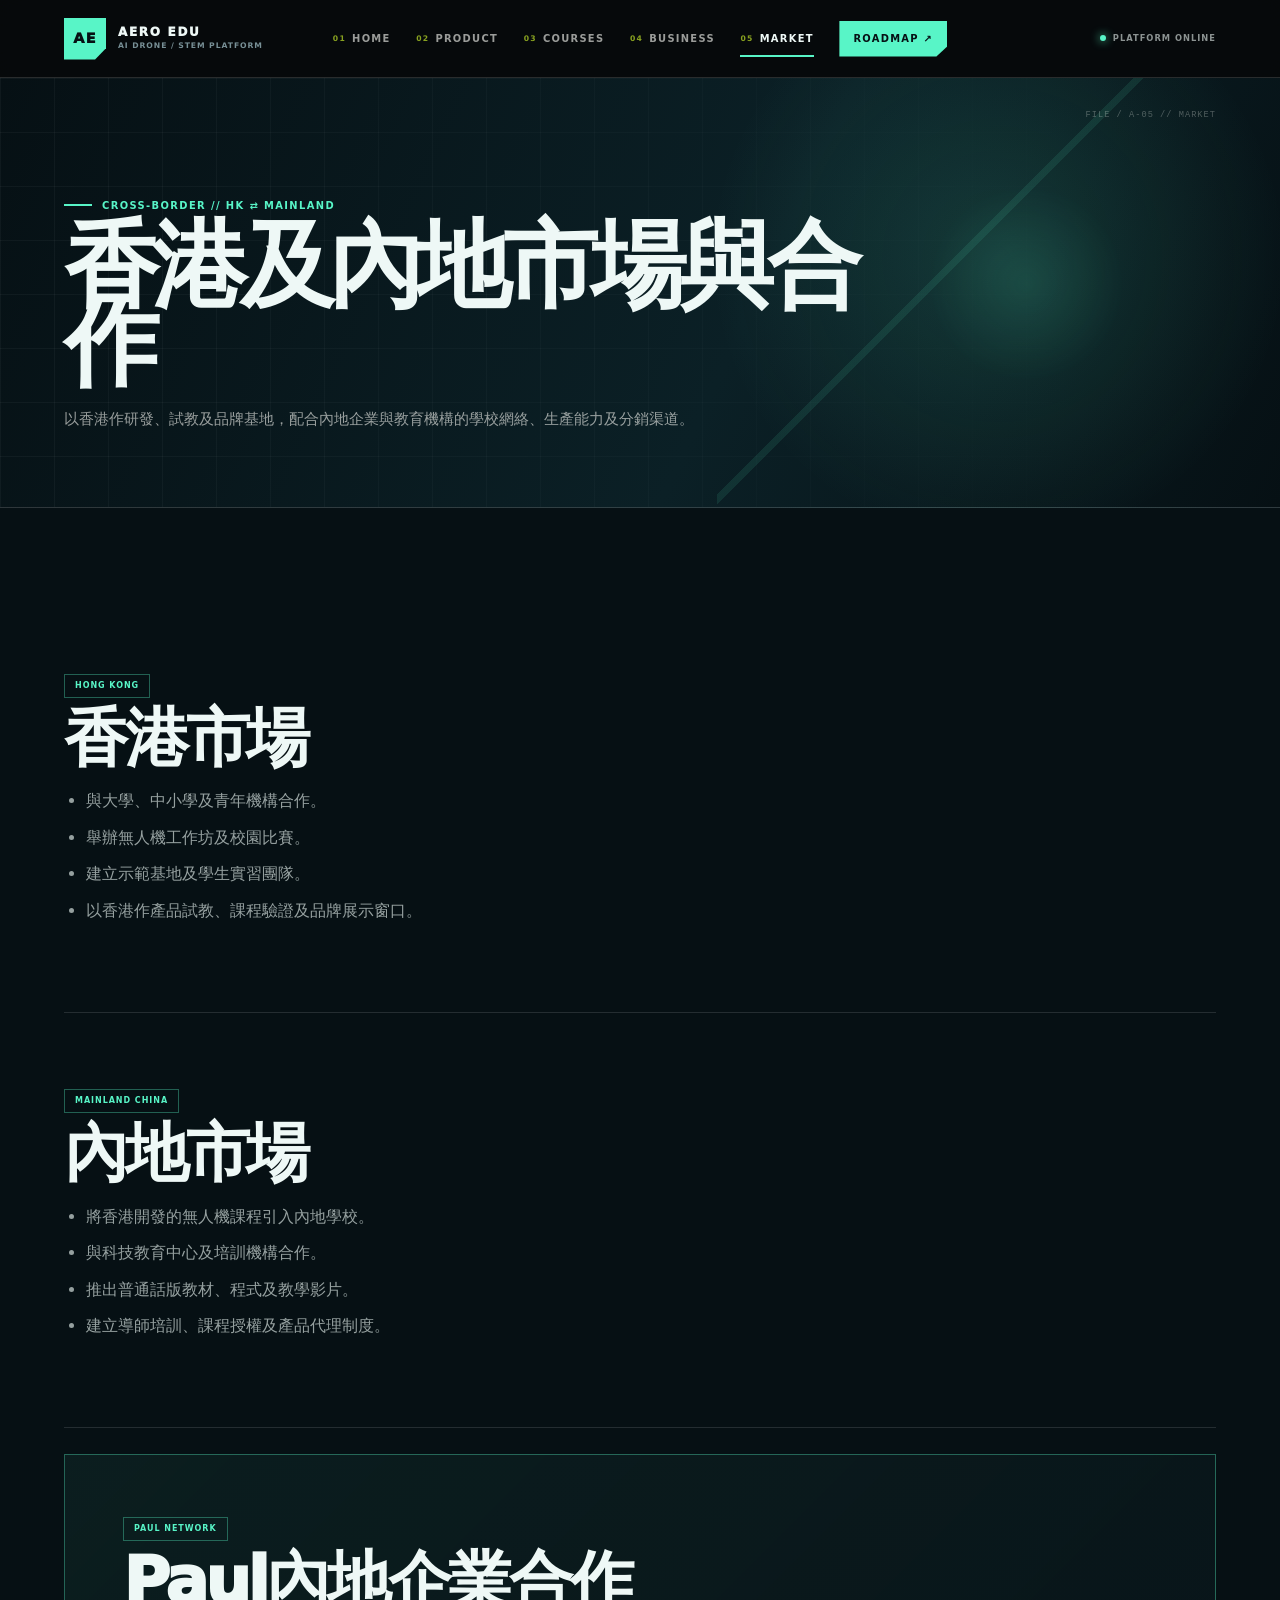
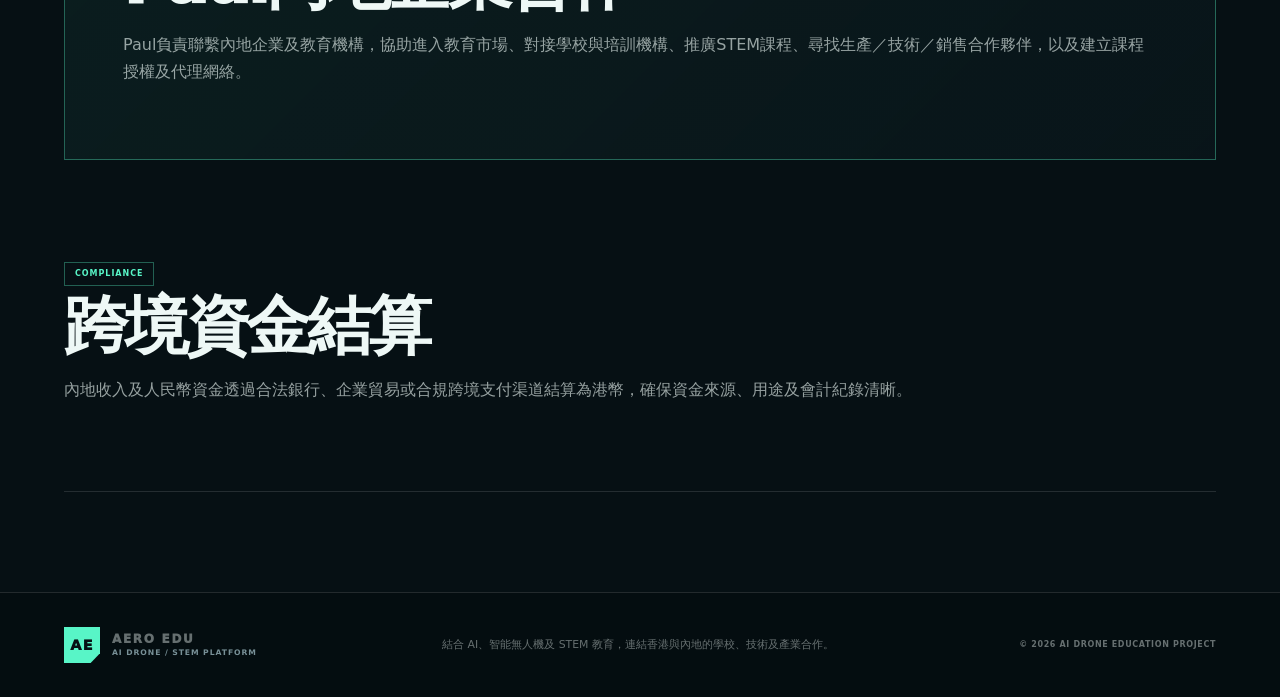
<file: market-expansion.html>
<!DOCTYPE html>
<html lang="zh-HK">
<head>
    <meta charset="UTF-8">
    <meta name="viewport" content="width=device-width, initial-scale=1.0">
    <meta name="theme-color" content="#071216">
    <meta name="description" content="以香港作研發、試教及品牌基地，配合內地企業與教育機構的學校網絡、生產能力及分銷渠道。">
    <title>香港及內地市場與合作 // AERO EDU</title>
    <link rel="stylesheet" href="assets/aero-edu.css">
    <link id="aero-edu-theme" rel="stylesheet" href="assets/drone-theme.css">
    <link rel="stylesheet" href="assets/page-header.css">
    <script src="assets/aero-edu.js" defer></script>
</head>
<body class="inner-page">

    <header class="site-header" data-header>
        <a class="site-brand" href="index.html#home" aria-label="返回首頁">
            <span class="site-brand__mark">AE</span>
            <span class="site-brand__copy">
                <strong>AERO EDU</strong>
                <small>AI DRONE / STEM PLATFORM</small>
            </span>
        </a>
        <button class="menu-toggle" type="button" aria-expanded="false" aria-controls="primary-navigation" data-menu-toggle>
            <span></span><span></span><span class="sr-only">開啟導覽選單</span>
        </button>
        <nav class="site-nav" id="primary-navigation" aria-label="主要導覽" data-menu>
            <a href="index.html#home" data-nav-link><span>01</span>HOME</a>
            <a href="drone-products.html" data-nav-link><span>02</span>PRODUCT</a>
            <a href="stem-courses.html" data-nav-link><span>03</span>COURSES</a>
            <a href="business-model.html" data-nav-link><span>04</span>BUSINESS</a>
            <a href="market-expansion.html" data-nav-link><span>05</span>MARKET</a>
            <a class="site-nav__database" href="roadmap.html">ROADMAP ↗</a>
        </nav>
        <div class="site-header__status" aria-hidden="true"><span class="status-light"></span>PLATFORM ONLINE</div>
    </header>
    <section class="page-hero">
        <div class="page-hero__copy">
            <p class="eyebrow"><span></span>CROSS-BORDER // HK ⇄ MAINLAND</p>
            <h1>香港及內地市場與合作</h1>
            <p class="page-hero__description">以香港作研發、試教及品牌基地，配合內地企業與教育機構的學校網絡、生產能力及分銷渠道。</p>
        </div>
        <span class="page-hero__code">FILE / A-05 // MARKET</span>
    </section>
    <main>
        <section data-reveal>
            <span class="update-tag">HONG KONG</span>
            <h2>香港市場</h2>
            <ul><li>與大學、中小學及青年機構合作。</li><li>舉辦無人機工作坊及校園比賽。</li><li>建立示範基地及學生實習團隊。</li><li>以香港作產品試教、課程驗證及品牌展示窗口。</li></ul>
        </section>
        <section data-reveal>
            <span class="update-tag">MAINLAND CHINA</span>
            <h2>內地市場</h2>
            <ul><li>將香港開發的無人機課程引入內地學校。</li><li>與科技教育中心及培訓機構合作。</li><li>推出普通話版教材、程式及教學影片。</li><li>建立導師培訓、課程授權及產品代理制度。</li></ul>
        </section>
        <section class="featured-guide" data-reveal>
            <span class="update-tag">PAUL NETWORK</span>
            <h2>Paul內地企業合作</h2>
            <p>Paul負責聯繫內地企業及教育機構，協助進入教育市場、對接學校與培訓機構、推廣STEM課程、尋找生產／技術／銷售合作夥伴，以及建立課程授權及代理網絡。</p>
        </section>
        <section data-reveal>
            <span class="update-tag">COMPLIANCE</span>
            <h2>跨境資金結算</h2>
            <p>內地收入及人民幣資金透過合法銀行、企業貿易或合規跨境支付渠道結算為港幣，確保資金來源、用途及會計紀錄清晰。</p>
        </section>
    </main>

    <footer class="site-footer">
        <a class="site-brand site-brand--footer" href="index.html#home">
            <span class="site-brand__mark">AE</span>
            <span class="site-brand__copy"><strong>AERO EDU</strong><small>AI DRONE / STEM PLATFORM</small></span>
        </a>
        <p>結合 AI、智能無人機及 STEM 教育，連結香港與內地的學校、技術及產業合作。</p>
        <span>© <b data-current-year>2026</b> AI DRONE EDUCATION PROJECT</span>
    </footer>
</body>
</html>
</file>
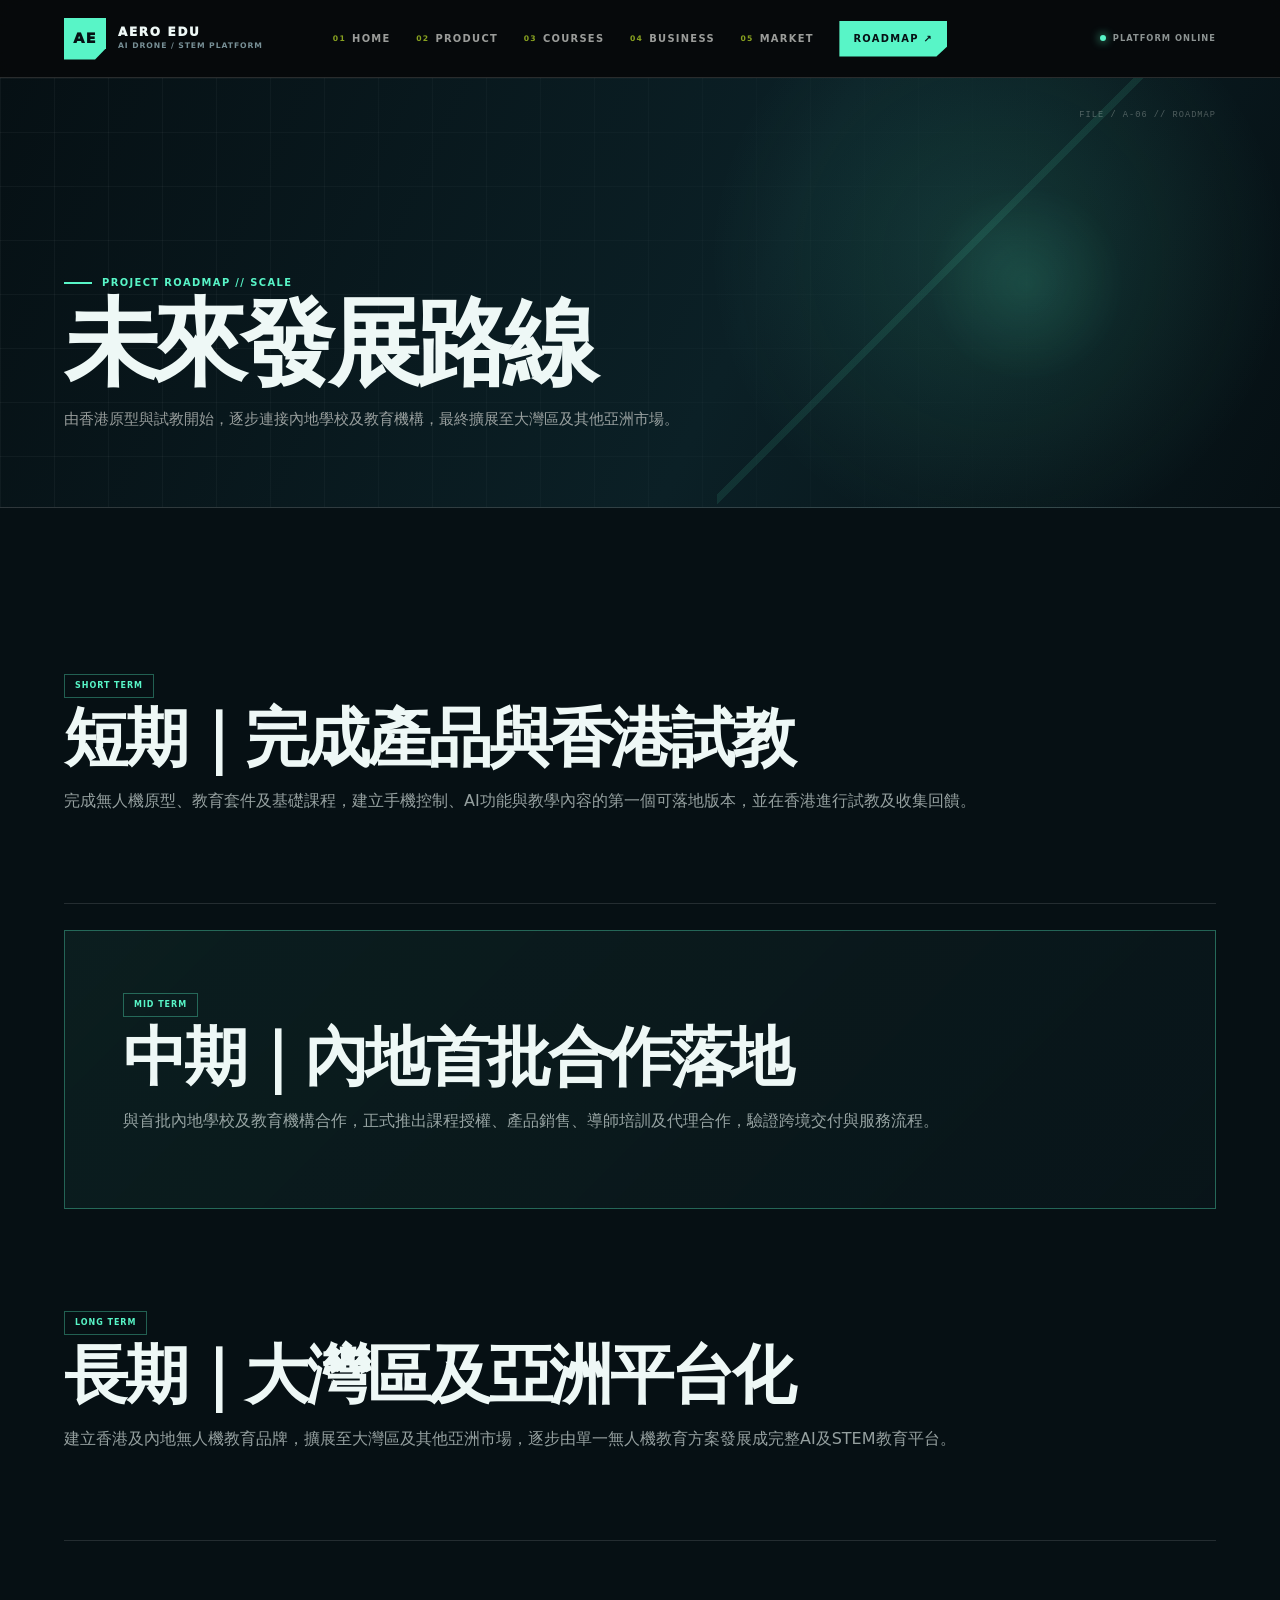
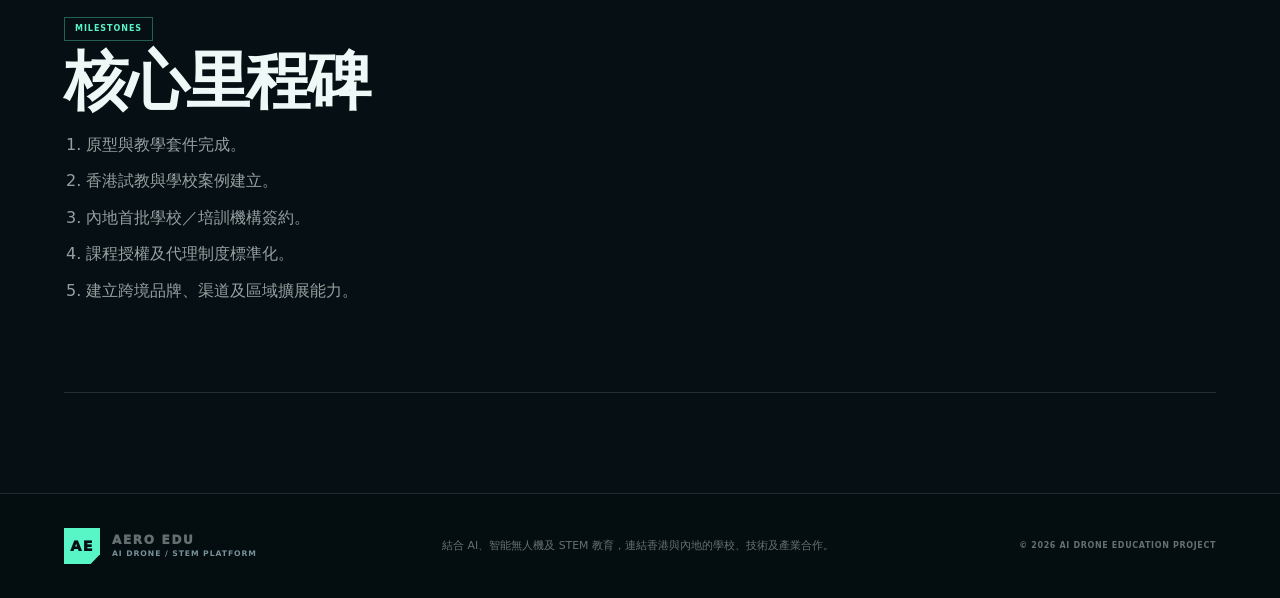
<file: roadmap.html>
<!DOCTYPE html>
<html lang="zh-HK">
<head>
    <meta charset="UTF-8">
    <meta name="viewport" content="width=device-width, initial-scale=1.0">
    <meta name="theme-color" content="#071216">
    <meta name="description" content="由香港原型與試教開始，逐步連接內地學校及教育機構，最終擴展至大灣區及其他亞洲市場。">
    <title>未來發展路線 // AERO EDU</title>
    <link rel="stylesheet" href="assets/aero-edu.css">
    <link id="aero-edu-theme" rel="stylesheet" href="assets/drone-theme.css">
    <link rel="stylesheet" href="assets/page-header.css">
    <script src="assets/aero-edu.js" defer></script>
</head>
<body class="inner-page">

    <header class="site-header" data-header>
        <a class="site-brand" href="index.html#home" aria-label="返回首頁">
            <span class="site-brand__mark">AE</span>
            <span class="site-brand__copy">
                <strong>AERO EDU</strong>
                <small>AI DRONE / STEM PLATFORM</small>
            </span>
        </a>
        <button class="menu-toggle" type="button" aria-expanded="false" aria-controls="primary-navigation" data-menu-toggle>
            <span></span><span></span><span class="sr-only">開啟導覽選單</span>
        </button>
        <nav class="site-nav" id="primary-navigation" aria-label="主要導覽" data-menu>
            <a href="index.html#home" data-nav-link><span>01</span>HOME</a>
            <a href="drone-products.html" data-nav-link><span>02</span>PRODUCT</a>
            <a href="stem-courses.html" data-nav-link><span>03</span>COURSES</a>
            <a href="business-model.html" data-nav-link><span>04</span>BUSINESS</a>
            <a href="market-expansion.html" data-nav-link><span>05</span>MARKET</a>
            <a class="site-nav__database" href="roadmap.html">ROADMAP ↗</a>
        </nav>
        <div class="site-header__status" aria-hidden="true"><span class="status-light"></span>PLATFORM ONLINE</div>
    </header>
    <section class="page-hero">
        <div class="page-hero__copy">
            <p class="eyebrow"><span></span>PROJECT ROADMAP // SCALE</p>
            <h1>未來發展路線</h1>
            <p class="page-hero__description">由香港原型與試教開始，逐步連接內地學校及教育機構，最終擴展至大灣區及其他亞洲市場。</p>
        </div>
        <span class="page-hero__code">FILE / A-06 // ROADMAP</span>
    </section>
    <main>
        <section data-reveal>
            <span class="update-tag">SHORT TERM</span>
            <h2>短期｜完成產品與香港試教</h2>
            <p>完成無人機原型、教育套件及基礎課程，建立手機控制、AI功能與教學內容的第一個可落地版本，並在香港進行試教及收集回饋。</p>
        </section>
        <section class="featured-guide" data-reveal>
            <span class="update-tag">MID TERM</span>
            <h2>中期｜內地首批合作落地</h2>
            <p>與首批內地學校及教育機構合作，正式推出課程授權、產品銷售、導師培訓及代理合作，驗證跨境交付與服務流程。</p>
        </section>
        <section data-reveal>
            <span class="update-tag">LONG TERM</span>
            <h2>長期｜大灣區及亞洲平台化</h2>
            <p>建立香港及內地無人機教育品牌，擴展至大灣區及其他亞洲市場，逐步由單一無人機教育方案發展成完整AI及STEM教育平台。</p>
        </section>
        <section data-reveal>
            <span class="update-tag">MILESTONES</span>
            <h2>核心里程碑</h2>
            <ol><li>原型與教學套件完成。</li><li>香港試教與學校案例建立。</li><li>內地首批學校／培訓機構簽約。</li><li>課程授權及代理制度標準化。</li><li>建立跨境品牌、渠道及區域擴展能力。</li></ol>
        </section>
    </main>

    <footer class="site-footer">
        <a class="site-brand site-brand--footer" href="index.html#home">
            <span class="site-brand__mark">AE</span>
            <span class="site-brand__copy"><strong>AERO EDU</strong><small>AI DRONE / STEM PLATFORM</small></span>
        </a>
        <p>結合 AI、智能無人機及 STEM 教育，連結香港與內地的學校、技術及產業合作。</p>
        <span>© <b data-current-year>2026</b> AI DRONE EDUCATION PROJECT</span>
    </footer>
</body>
</html>
</file>
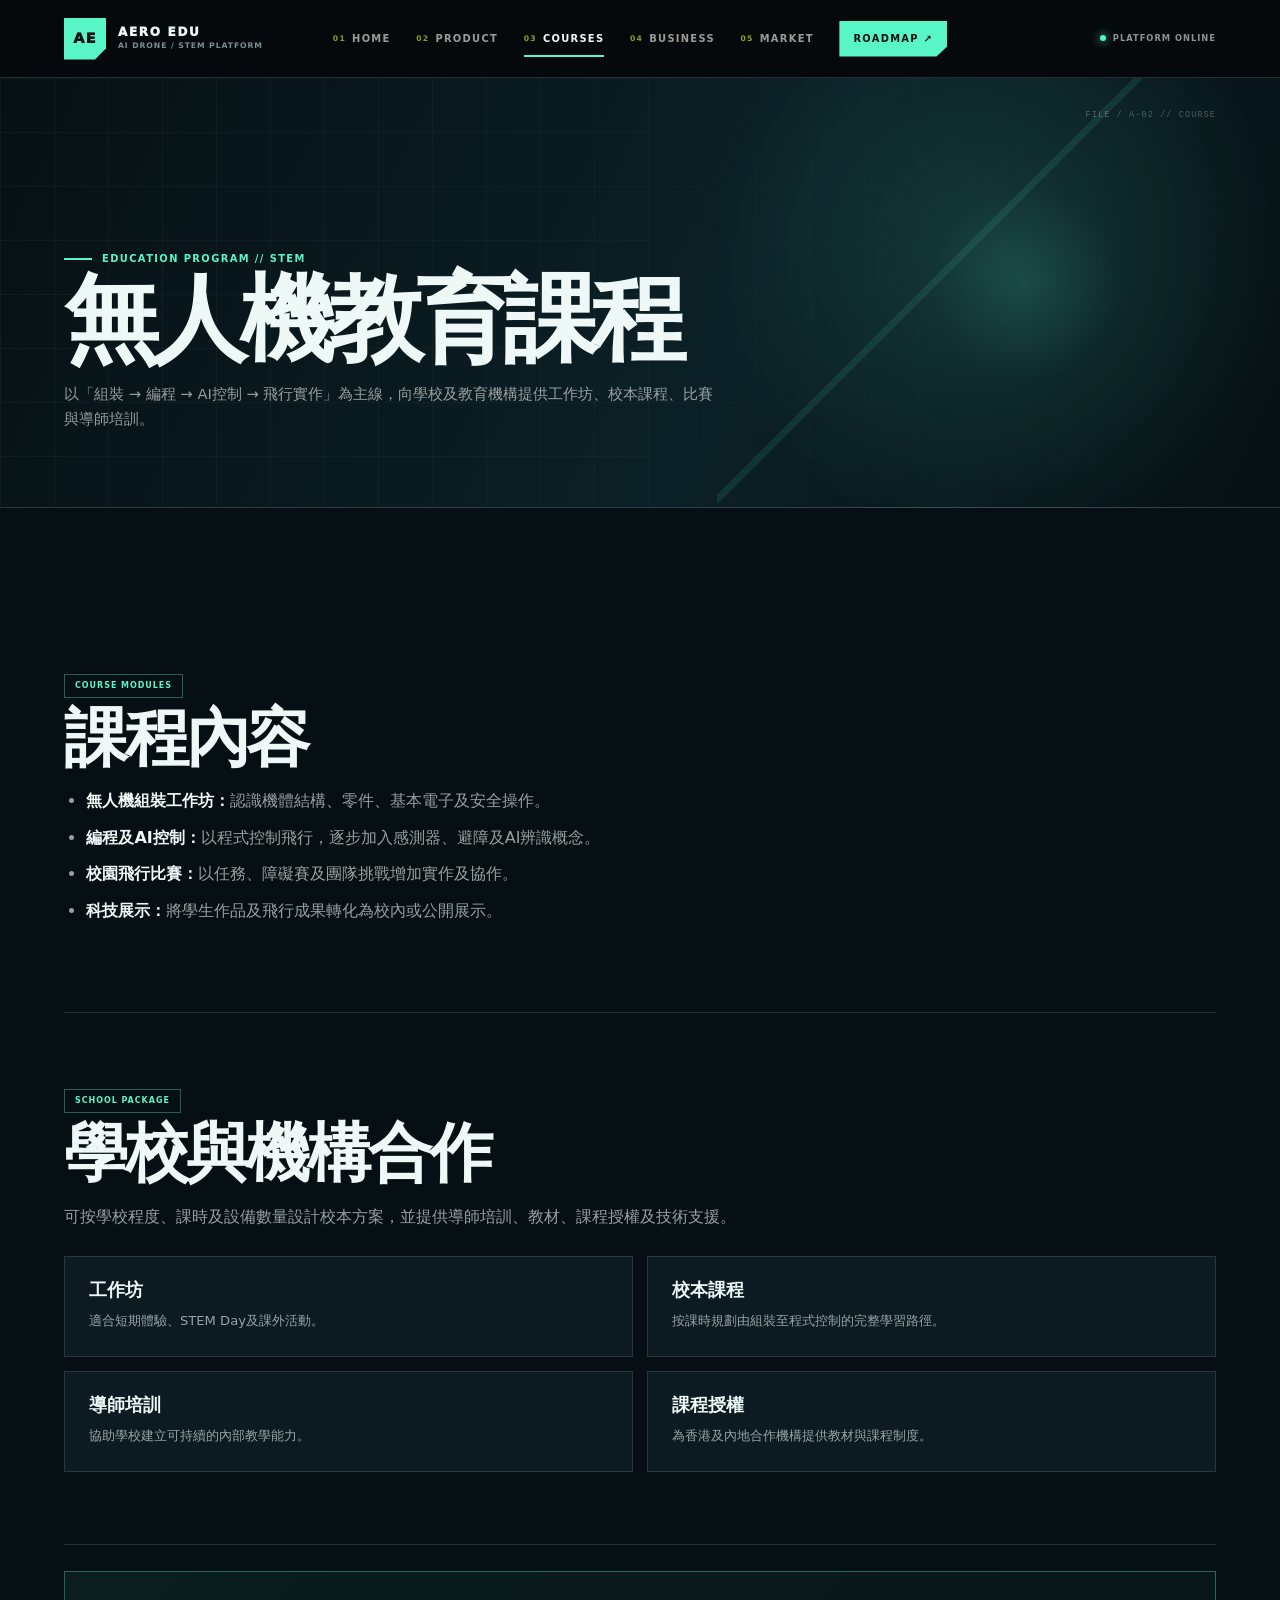
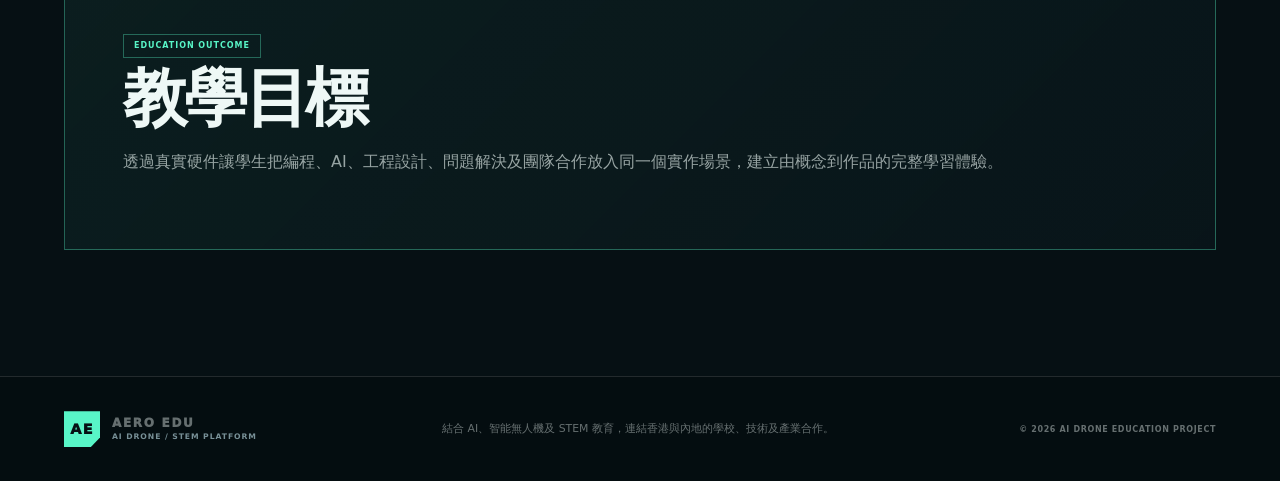
<file: stem-courses.html>
<!DOCTYPE html>
<html lang="zh-HK">
<head>
    <meta charset="UTF-8">
    <meta name="viewport" content="width=device-width, initial-scale=1.0">
    <meta name="theme-color" content="#071216">
    <meta name="description" content="以「組裝 → 編程 → AI控制 → 飛行實作」為主線，向學校及教育機構提供工作坊、校本課程、比賽與導師培訓。">
    <title>無人機教育課程 // AERO EDU</title>
    <link rel="stylesheet" href="assets/aero-edu.css">
    <link id="aero-edu-theme" rel="stylesheet" href="assets/drone-theme.css">
    <link rel="stylesheet" href="assets/page-header.css">
    <script src="assets/aero-edu.js" defer></script>
</head>
<body class="inner-page">

    <header class="site-header" data-header>
        <a class="site-brand" href="index.html#home" aria-label="返回首頁">
            <span class="site-brand__mark">AE</span>
            <span class="site-brand__copy">
                <strong>AERO EDU</strong>
                <small>AI DRONE / STEM PLATFORM</small>
            </span>
        </a>
        <button class="menu-toggle" type="button" aria-expanded="false" aria-controls="primary-navigation" data-menu-toggle>
            <span></span><span></span><span class="sr-only">開啟導覽選單</span>
        </button>
        <nav class="site-nav" id="primary-navigation" aria-label="主要導覽" data-menu>
            <a href="index.html#home" data-nav-link><span>01</span>HOME</a>
            <a href="drone-products.html" data-nav-link><span>02</span>PRODUCT</a>
            <a href="stem-courses.html" data-nav-link><span>03</span>COURSES</a>
            <a href="business-model.html" data-nav-link><span>04</span>BUSINESS</a>
            <a href="market-expansion.html" data-nav-link><span>05</span>MARKET</a>
            <a class="site-nav__database" href="roadmap.html">ROADMAP ↗</a>
        </nav>
        <div class="site-header__status" aria-hidden="true"><span class="status-light"></span>PLATFORM ONLINE</div>
    </header>
    <section class="page-hero">
        <div class="page-hero__copy">
            <p class="eyebrow"><span></span>EDUCATION PROGRAM // STEM</p>
            <h1>無人機教育課程</h1>
            <p class="page-hero__description">以「組裝 → 編程 → AI控制 → 飛行實作」為主線，向學校及教育機構提供工作坊、校本課程、比賽與導師培訓。</p>
        </div>
        <span class="page-hero__code">FILE / A-02 // COURSE</span>
    </section>
    <main>
        <section data-reveal>
            <span class="update-tag">COURSE MODULES</span>
            <h2>課程內容</h2>
            <ul><li><strong>無人機組裝工作坊：</strong>認識機體結構、零件、基本電子及安全操作。</li><li><strong>編程及AI控制：</strong>以程式控制飛行，逐步加入感測器、避障及AI辨識概念。</li><li><strong>校園飛行比賽：</strong>以任務、障礙賽及團隊挑戰增加實作及協作。</li><li><strong>科技展示：</strong>將學生作品及飛行成果轉化為校內或公開展示。</li></ul>
        </section>
        <section data-reveal>
            <span class="update-tag">SCHOOL PACKAGE</span>
            <h2>學校與機構合作</h2>
            <p>可按學校程度、課時及設備數量設計校本方案，並提供導師培訓、教材、課程授權及技術支援。</p><div class="guide-grid"><div class="guide-card"><h3>工作坊</h3><p>適合短期體驗、STEM Day及課外活動。</p></div><div class="guide-card"><h3>校本課程</h3><p>按課時規劃由組裝至程式控制的完整學習路徑。</p></div><div class="guide-card"><h3>導師培訓</h3><p>協助學校建立可持續的內部教學能力。</p></div><div class="guide-card"><h3>課程授權</h3><p>為香港及內地合作機構提供教材與課程制度。</p></div></div>
        </section>
        <section class="featured-guide" data-reveal>
            <span class="update-tag">EDUCATION OUTCOME</span>
            <h2>教學目標</h2>
            <p>透過真實硬件讓學生把編程、AI、工程設計、問題解決及團隊合作放入同一個實作場景，建立由概念到作品的完整學習體驗。</p>
        </section>
    </main>

    <footer class="site-footer">
        <a class="site-brand site-brand--footer" href="index.html#home">
            <span class="site-brand__mark">AE</span>
            <span class="site-brand__copy"><strong>AERO EDU</strong><small>AI DRONE / STEM PLATFORM</small></span>
        </a>
        <p>結合 AI、智能無人機及 STEM 教育，連結香港與內地的學校、技術及產業合作。</p>
        <span>© <b data-current-year>2026</b> AI DRONE EDUCATION PROJECT</span>
    </footer>
</body>
</html>
</file>
<file: assets/aero-edu.css>
:root {
  --ink:#061014;
  --ink-soft:#09171c;
  --panel:#0d1d23;
  --paper:#eef8f6;
  --paper-soft:#cfdfdc;
  --muted:#789097;
  --signal:#58f5c7;
  --signal-dark:#21b993;
  --danger:#ff826f;
  --display:Inter,ui-sans-serif,system-ui,-apple-system,"Segoe UI",sans-serif;
  --body:Inter,ui-sans-serif,system-ui,-apple-system,"Segoe UI",sans-serif;
  --page-gutter:clamp(22px,5vw,76px);
  --header-height:78px;
}
*{box-sizing:border-box}
html{scroll-behavior:smooth;background:var(--ink)}
body{margin:0;background:var(--ink);color:var(--paper);font-family:var(--body);line-height:1.65;overflow-x:hidden}
body.menu-open{overflow:hidden}
a{color:inherit}
button,input,textarea,select{font:inherit}
img{max-width:100%;display:block}
.sr-only{position:absolute!important;width:1px!important;height:1px!important;padding:0!important;margin:-1px!important;overflow:hidden!important;clip:rect(0,0,0,0)!important;white-space:nowrap!important;border:0!important}
.boot-screen{position:fixed;inset:0;z-index:5000;display:grid;place-content:center;gap:12px;text-align:center;background:#040a0d;transition:opacity .55s ease,visibility .55s ease}
.boot-screen.is-hidden{opacity:0;visibility:hidden;pointer-events:none}
.boot-screen__mark{width:76px;height:76px;margin:auto;display:grid;place-items:center;border:1px solid rgba(88,245,199,.48);color:var(--signal);font:900 1.45rem/1 var(--display);letter-spacing:.1em;clip-path:polygon(0 0,100% 0,100% 72%,72% 100%,0 100%)}
.boot-screen p{margin:0;font:900 .72rem/1 var(--display);letter-spacing:.18em}
.boot-screen small{color:var(--muted);font:700 .52rem/1.4 var(--display);letter-spacing:.14em}
.boot-screen__bar{width:min(320px,70vw);height:2px;background:rgba(255,255,255,.1);overflow:hidden}
.boot-screen__bar span{display:block;width:45%;height:100%;background:var(--signal);animation:boot 1s ease-in-out infinite}
@keyframes boot{0%{transform:translateX(-110%)}100%{transform:translateX(330%)}}
.site-header{position:fixed;inset:0 0 auto;z-index:1200;display:grid;grid-template-columns:minmax(190px,1fr) auto minmax(150px,1fr);align-items:center;height:var(--header-height);padding:0 var(--page-gutter);border-bottom:1px solid rgba(255,255,255,.12);background:rgba(6,16,20,.72);backdrop-filter:blur(18px);transition:height .25s ease,background .25s ease}
.site-header.is-scrolled{height:64px;background:rgba(6,16,20,.96)}
.site-brand{display:inline-flex;align-items:center;gap:12px;text-decoration:none;justify-self:start}
.site-brand__mark{width:42px;height:42px;display:grid;place-items:center;background:var(--signal);color:var(--ink);font:950 .9rem/1 var(--display);letter-spacing:.08em;clip-path:polygon(0 0,100% 0,100% 73%,74% 100%,0 100%)}
.site-brand__copy{display:grid;gap:3px}
.site-brand__copy strong{font:950 .75rem/1 var(--display);letter-spacing:.14em}
.site-brand__copy small{color:var(--muted);font:750 .48rem/1.2 var(--display);letter-spacing:.12em}
.site-nav{display:flex;align-items:center;gap:clamp(14px,2vw,30px)}
.site-nav a{position:relative;text-decoration:none;color:rgba(238,248,246,.62);font:850 .6rem/1 var(--display);letter-spacing:.12em;padding:10px 0;white-space:nowrap;transition:color .2s ease}
.site-nav a span{margin-right:6px;color:rgba(88,245,199,.56);font-size:.46rem}
.site-nav a::after{content:"";position:absolute;left:0;right:0;bottom:2px;height:2px;background:var(--signal);transform:scaleX(0);transform-origin:right;transition:transform .22s ease}
.site-nav a:hover,.site-nav a:focus-visible,.site-nav a[aria-current="page"]{color:var(--paper)}
.site-nav a:hover::after,.site-nav a:focus-visible::after,.site-nav a[aria-current="page"]::after{transform:scaleX(1);transform-origin:left}
.site-nav__database{padding:11px 14px!important;background:var(--signal);color:var(--ink)!important;clip-path:polygon(0 0,100% 0,100% 72%,90% 100%,0 100%)}
.site-nav__database::after{display:none}
.site-header__status{justify-self:end;color:rgba(238,248,246,.58);font:800 .52rem/1 var(--display);letter-spacing:.12em}
.status-light{display:inline-block;width:6px;height:6px;margin-right:7px;border-radius:50%;background:var(--signal);box-shadow:0 0 10px var(--signal)}
.menu-toggle{display:none;border:0;background:none;color:var(--paper);width:44px;height:44px;cursor:pointer}
.menu-toggle>span:not(.sr-only){display:block;width:24px;height:2px;margin:5px auto;background:currentColor}
.home-main{padding-top:0}
.home-hero{position:relative;min-height:100svh;display:grid;align-items:center;overflow:hidden;padding:calc(var(--header-height) + 46px) var(--page-gutter) 74px;background:radial-gradient(circle at 78% 46%,rgba(88,245,199,.13),transparent 24%),radial-gradient(circle at 38% 15%,rgba(62,140,255,.07),transparent 30%),var(--ink)}
.hero-grid{position:absolute;inset:0;pointer-events:none;background-image:linear-gradient(rgba(255,255,255,.035) 1px,transparent 1px),linear-gradient(90deg,rgba(255,255,255,.035) 1px,transparent 1px);background-size:52px 52px;mask-image:linear-gradient(90deg,#000,rgba(0,0,0,.65),transparent 94%)}
.hero-code{position:absolute;top:calc(var(--header-height) + 24px);left:var(--page-gutter);right:var(--page-gutter);display:flex;justify-content:space-between;color:rgba(238,248,246,.26);font:700 .5rem/1 var(--display);letter-spacing:.13em}
.hero-copy{position:relative;z-index:4;width:min(52vw,760px);padding-top:20px}
.eyebrow{display:flex;align-items:center;gap:10px;margin:0 0 18px;color:var(--signal);font:850 .62rem/1.2 var(--display);letter-spacing:.14em;text-transform:uppercase}
.eyebrow>span{width:28px;height:2px;background:currentColor}
.hero-copy h1{display:grid;margin:0;font:950 clamp(5rem,13vw,12rem)/.7 var(--display);letter-spacing:-.085em;color:var(--paper)}
.hero-title-accent{color:var(--signal)}
.hero-title-zh{margin:34px 0 14px;font:900 clamp(1.5rem,2.7vw,2.8rem)/1.1 var(--display);letter-spacing:-.03em}
.hero-intro{max-width:650px;margin:0;color:rgba(238,248,246,.62);font-size:clamp(.82rem,1vw,1rem)}
.hero-actions{display:flex;flex-wrap:wrap;gap:12px;margin-top:30px}
.ui-button{display:inline-flex;align-items:center;gap:18px;min-height:48px;padding:0 18px;border:1px solid rgba(238,248,246,.34);text-decoration:none;color:var(--paper);font:900 .62rem/1 var(--display);letter-spacing:.1em;transition:transform .2s ease,background .2s ease,color .2s ease}
.ui-button:hover,.ui-button:focus-visible{transform:translateY(-2px)}
.ui-button--primary{background:var(--signal);border-color:var(--signal);color:var(--ink)}
.ui-button--ghost:hover{background:var(--paper);color:var(--ink)}
.hero-figure{position:absolute;z-index:2;right:4%;top:18%;width:min(42vw,600px);height:65%;display:grid;place-items:center;pointer-events:none}
.hero-figure::before{content:"AERO EDU";position:absolute;right:-18%;top:42%;color:rgba(255,255,255,.035);font:950 clamp(5rem,11vw,11rem)/1 var(--display);letter-spacing:-.08em;white-space:nowrap;transform:rotate(90deg)}
.hero-figure__halo{position:absolute;width:62%;aspect-ratio:1;border:1px solid rgba(88,245,199,.32);border-radius:50%;box-shadow:0 0 100px rgba(88,245,199,.06)}
.hero-figure__designation{position:absolute;top:8%;right:0;color:rgba(238,248,246,.35);font:700 .5rem/1 var(--display);letter-spacing:.13em}
.drone-visual{position:relative;width:min(34vw,460px);aspect-ratio:1.25;filter:drop-shadow(0 28px 38px rgba(0,0,0,.55));transform:rotate(-8deg)}
.drone-core{position:absolute;z-index:4;left:50%;top:50%;width:34%;aspect-ratio:1.65;transform:translate(-50%,-50%);display:grid;place-items:center;border:1px solid rgba(238,248,246,.38);background:linear-gradient(145deg,#173941,#0a181d);color:var(--signal);font:950 clamp(1.2rem,3vw,2.6rem)/1 var(--display);clip-path:polygon(12% 0,88% 0,100% 38%,82% 100%,18% 100%,0 38%)}
.drone-arm{position:absolute;z-index:2;left:50%;top:50%;width:76%;height:8px;background:linear-gradient(90deg,rgba(88,245,199,.18),rgba(238,248,246,.72),rgba(88,245,199,.18));transform-origin:center}
.arm-a{transform:translate(-50%,-50%) rotate(29deg)}.arm-b{transform:translate(-50%,-50%) rotate(-29deg)}
.drone-rotor{position:absolute;z-index:1;width:29%;aspect-ratio:1;border:2px solid rgba(88,245,199,.72);border-radius:50%;box-shadow:0 0 0 8px rgba(88,245,199,.05),inset 0 0 28px rgba(88,245,199,.08)}
.drone-rotor::before,.drone-rotor::after{content:"";position:absolute;left:50%;top:50%;width:82%;height:2px;background:rgba(238,248,246,.58);transform:translate(-50%,-50%) rotate(18deg)}
.drone-rotor::after{transform:translate(-50%,-50%) rotate(108deg)}
.rotor-a{left:1%;top:3%}.rotor-b{right:1%;top:3%}.rotor-c{left:1%;bottom:3%}.rotor-d{right:1%;bottom:3%}
.drone-camera{position:absolute;z-index:5;left:50%;top:69%;width:12%;aspect-ratio:1;transform:translateX(-50%);border:1px solid rgba(238,248,246,.35);border-radius:50%;background:radial-gradient(circle at 42% 38%,#6adfff 0 8%,#143e49 10% 28%,#020708 30% 100%)}
.hero-panel{position:absolute;z-index:5;right:var(--page-gutter);bottom:76px;width:min(330px,31vw);border:1px solid rgba(255,255,255,.15);background:rgba(7,20,25,.72);backdrop-filter:blur(12px)}
.hero-panel__head{display:flex;justify-content:space-between;padding:13px 15px;border-bottom:1px solid rgba(255,255,255,.11);color:var(--muted);font:800 .5rem/1 var(--display);letter-spacing:.12em}.hero-panel__head b{color:var(--signal)}
.hero-panel dl{margin:0;padding:8px 15px}.hero-panel dl div{display:flex;justify-content:space-between;gap:16px;padding:8px 0;border-bottom:1px solid rgba(255,255,255,.07)}
.hero-panel dt{color:var(--muted);font:750 .48rem/1 var(--display);letter-spacing:.1em}.hero-panel dd{margin:0;text-align:right;font:800 .54rem/1 var(--display);letter-spacing:.08em}.online-text{color:var(--signal)}
.signal-bars{display:flex;gap:3px;padding:10px 15px 14px}.signal-bars i{width:14%;height:3px;background:var(--signal);opacity:.3}.signal-bars i:nth-child(-n+4){opacity:.8}
.hero-footer{position:absolute;left:var(--page-gutter);right:var(--page-gutter);bottom:22px;z-index:5;display:flex;justify-content:space-between;align-items:flex-end;color:rgba(238,248,246,.4);font:750 .5rem/1.3 var(--display);letter-spacing:.1em}
.scroll-prompt{text-decoration:none;display:flex;align-items:center;gap:10px}.scroll-prompt__line{width:34px;height:1px;background:var(--signal)}
.hero-footer__version{display:grid;text-align:right;gap:4px}.hero-footer__version strong{color:rgba(238,248,246,.7)}
.section-rail{position:fixed;z-index:900;left:12px;top:50%;transform:translateY(-50%);display:grid;gap:6px;text-align:center}.section-rail__label{writing-mode:vertical-rl;color:rgba(238,248,246,.2);font:700 .42rem/1 var(--display);letter-spacing:.12em;margin:auto auto 8px}.section-rail a{display:grid;place-items:center;width:28px;height:28px;text-decoration:none;color:rgba(238,248,246,.24);font:800 .48rem/1 var(--display);border:1px solid transparent}.section-rail a.is-active{color:var(--signal);border-color:rgba(88,245,199,.35)}
.signal-ticker{overflow:hidden;border-block:1px solid rgba(88,245,199,.18);background:#07171c;color:rgba(238,248,246,.55);font:800 .52rem/1 var(--display);letter-spacing:.12em;white-space:nowrap}.signal-ticker>div{display:flex;gap:28px;width:max-content;padding:13px 0;animation:ticker 30s linear infinite}.signal-ticker i{color:var(--signal)}
@keyframes ticker{to{transform:translateX(-50%)}}
.content-section,.profile-section{position:relative;padding:clamp(72px,9vw,130px) var(--page-gutter)}
.content-section{background:#f1f8f6;color:#071216}.content-section--archive{background:#08161b;color:var(--paper)}
.section-heading{display:grid;grid-template-columns:auto 1fr;gap:18px 30px;align-items:end;margin-bottom:50px}.section-heading>div{display:flex;align-items:center;gap:12px}.section-index{font:950 clamp(1.6rem,3vw,3rem)/1 var(--display);color:var(--signal-dark)}.section-heading p{margin:0;color:#6f8387;font:800 .56rem/1 var(--display);letter-spacing:.13em}.section-heading h2{grid-column:1/-1;margin:0;font:950 clamp(2.8rem,7vw,7rem)/.82 var(--display);letter-spacing:-.06em}.section-heading__line{grid-column:1/-1;height:1px;background:rgba(7,18,22,.15)}.section-heading--light p{color:var(--muted)}.section-heading--light .section-heading__line{background:rgba(255,255,255,.12)}
.feature-transmission{display:grid;grid-template-columns:minmax(300px,.9fr) minmax(320px,1.1fr);min-height:520px;border:1px solid rgba(7,18,22,.14);background:#e7f2ef}
.feature-transmission__visual{position:relative;display:grid;place-items:center;min-height:440px;text-decoration:none;overflow:hidden;background:#08171c;color:var(--paper)}
.feature-transmission__stamp{position:absolute;left:22px;top:20px;color:var(--signal);font:850 .55rem/1 var(--display);letter-spacing:.14em}.feature-transmission__code{position:absolute;right:22px;bottom:20px;color:rgba(238,248,246,.34);font:750 .48rem/1 var(--display);letter-spacing:.12em}
.drone-blueprint{background:linear-gradient(rgba(88,245,199,.04) 1px,transparent 1px),linear-gradient(90deg,rgba(88,245,199,.04) 1px,transparent 1px),#07171c;background-size:28px 28px}.blueprint-drone{position:relative;width:62%;aspect-ratio:1.4;border:1px solid rgba(88,245,199,.32);border-radius:50%}.blueprint-drone span,.blueprint-drone i{position:absolute;left:50%;top:50%;width:100%;height:2px;background:rgba(88,245,199,.72);transform:translate(-50%,-50%) rotate(32deg)}.blueprint-drone i{transform:translate(-50%,-50%) rotate(-32deg)}.blueprint-drone b{position:absolute;left:50%;top:50%;transform:translate(-50%,-50%);display:grid;place-items:center;width:34%;aspect-ratio:1.8;background:#0d252c;border:1px solid var(--signal);color:var(--signal);font:950 clamp(1.2rem,4vw,3rem)/1 var(--display)}
.feature-transmission__body{padding:clamp(34px,5vw,70px);align-self:center}.feature-transmission__body h3{margin:0 0 22px;font:950 clamp(2.2rem,4vw,4.5rem)/.93 var(--display);letter-spacing:-.05em}.feature-transmission__body p{color:#42575b}.data-list{list-style:none;padding:0;margin:28px 0;display:grid;gap:8px}.data-list li{display:flex;gap:14px;padding:12px 0;border-top:1px solid rgba(7,18,22,.12);font-weight:720}.data-list li span{color:var(--signal-dark);font:900 .7rem/1.6 var(--display)}.text-link,.primary-link{display:inline-flex;gap:10px;text-decoration:none;color:#071216;font:900 .64rem/1 var(--display);letter-spacing:.08em;border-bottom:1px solid currentColor;padding-bottom:5px}
.archive-grid{display:grid;grid-template-columns:repeat(3,1fr);border-top:1px solid rgba(255,255,255,.12);border-left:1px solid rgba(255,255,255,.12)}
.archive-card{position:relative;min-height:230px;display:grid;grid-template-columns:auto 1fr auto;gap:16px;align-items:start;padding:28px;text-decoration:none;border-right:1px solid rgba(255,255,255,.12);border-bottom:1px solid rgba(255,255,255,.12);background:#0a1a20;transition:background .25s ease,transform .25s ease}.archive-card:hover{background:#0e252c;transform:translateY(-3px)}.archive-card--featured{grid-column:span 2;background:linear-gradient(135deg,#0b2429,#0a171c)}.archive-card__number{color:rgba(238,248,246,.28);font:850 .5rem/1 var(--display);letter-spacing:.1em}.archive-card__icon{font-size:1.6rem;color:var(--signal)}.archive-card p{margin:0 0 8px;color:var(--signal);font:800 .52rem/1 var(--display);letter-spacing:.12em}.archive-card h3{margin:0 0 9px;font:900 clamp(1.25rem,2vw,2rem)/1 var(--display)}.archive-card div span{display:block;color:rgba(238,248,246,.48);font-size:.76rem}.archive-card>b{color:var(--signal)}
.profile-section{background:radial-gradient(circle at 80% 65%,rgba(88,245,199,.13),transparent 27%),#071216}.profile-section__grid{position:absolute;inset:0;background-image:linear-gradient(rgba(255,255,255,.025) 1px,transparent 1px),linear-gradient(90deg,rgba(255,255,255,.025) 1px,transparent 1px);background-size:60px 60px;pointer-events:none}.profile-layout{position:relative;display:grid;grid-template-columns:.8fr 1.2fr;gap:clamp(40px,7vw,100px);align-items:start}.profile-statement{border-left:3px solid var(--signal);padding-left:24px}.profile-statement__mark{display:block;color:var(--signal);font:950 4rem/1 serif}.profile-statement p{margin:0;font:950 clamp(2.4rem,5vw,5.8rem)/.9 var(--display);letter-spacing:-.05em}.profile-copy{color:rgba(238,248,246,.68);font-size:clamp(.86rem,1.1vw,1.04rem)}.profile-copy strong{color:var(--paper)}.profile-meta{display:grid;grid-template-columns:repeat(3,1fr);margin-top:28px;border-top:1px solid rgba(255,255,255,.12);border-left:1px solid rgba(255,255,255,.12)}.profile-meta span{padding:18px;border-right:1px solid rgba(255,255,255,.12);border-bottom:1px solid rgba(255,255,255,.12);font:850 .58rem/1.4 var(--display);letter-spacing:.05em}.profile-meta small{display:block;margin-bottom:8px;color:var(--signal);font-size:.46rem;letter-spacing:.12em}
body.inner-page>main{width:min(1160px,calc(100% - 2*var(--page-gutter)));margin:auto;padding-bottom:100px}
body.inner-page>main>section{padding:clamp(40px,6vw,72px) 0;border-bottom:1px solid rgba(255,255,255,.12)}
body.inner-page>main h2{margin:10px 0 20px;font:950 clamp(2.2rem,5vw,5rem)/.95 var(--display);letter-spacing:-.05em}
body.inner-page>main p,body.inner-page>main li{color:rgba(238,248,246,.62)}
body.inner-page>main ul,body.inner-page>main ol{padding-left:1.4rem;display:grid;gap:10px}
body.inner-page>main strong{color:var(--paper)}
.update-tag{display:inline-block;padding:7px 10px;border:1px solid rgba(88,245,199,.35);color:var(--signal);font:850 .5rem/1 var(--display);letter-spacing:.12em}
.guide-grid{display:grid;grid-template-columns:repeat(2,1fr);gap:14px;margin-top:26px}.guide-card{padding:24px;border:1px solid rgba(255,255,255,.12);background:#0b1b21}.guide-card.recommended{border-color:rgba(88,245,199,.48);background:linear-gradient(135deg,rgba(88,245,199,.08),#0b1b21)}.guide-card h3{margin:0 0 10px;font:900 1.1rem/1.1 var(--display)}.guide-card p{margin:0;font-size:.82rem}.featured-guide{padding:clamp(34px,5vw,58px)!important;margin:26px 0;border:1px solid rgba(88,245,199,.35)!important;background:linear-gradient(135deg,rgba(88,245,199,.06),rgba(13,29,35,.35))}.primary-link{color:var(--signal)}
.site-footer{display:grid;grid-template-columns:auto 1fr auto;align-items:center;gap:30px;padding:34px var(--page-gutter);border-top:1px solid rgba(255,255,255,.12);background:#040d10;color:rgba(238,248,246,.42);font-size:.68rem}.site-brand--footer .site-brand__mark{width:36px;height:36px}.site-footer p{margin:0;text-align:center}.site-footer>span{text-align:right;font:750 .5rem/1.4 var(--display);letter-spacing:.08em}
[data-reveal],.archive-card,.guide-card,.feature-transmission,.profile-layout{opacity:0;transform:translateY(24px);transition:opacity .65s cubic-bezier(.18,.82,.24,1),transform .65s cubic-bezier(.18,.82,.24,1)}
.is-visible{opacity:1!important;transform:none!important}
.page-transition{position:fixed;inset:0;z-index:4000;display:grid;place-items:center;background:rgba(4,12,15,.98);opacity:0;visibility:hidden;pointer-events:none;transition:opacity .35s ease,visibility .35s ease}.is-page-leaving .page-transition{opacity:1;visibility:visible}.page-transition__grid{position:absolute;inset:0;background-image:linear-gradient(rgba(88,245,199,.035) 1px,transparent 1px),linear-gradient(90deg,rgba(88,245,199,.035) 1px,transparent 1px);background-size:42px 42px}.page-transition__content{position:relative;width:min(420px,74vw);text-align:center}.page-transition__content span{display:block;color:var(--muted);font:750 .52rem/1 var(--display);letter-spacing:.14em}.page-transition__content strong{display:block;margin:16px 0;color:var(--paper);font:950 clamp(1.6rem,5vw,3rem)/1 var(--display);letter-spacing:-.04em}.page-transition__bar{height:2px;background:rgba(255,255,255,.1);overflow:hidden}.page-transition__bar i{display:block;width:50%;height:100%;background:var(--signal);animation:access .65s ease-in-out infinite}@keyframes access{from{transform:translateX(-110%)}to{transform:translateX(210%)}}
@media(max-width:1080px){.site-header{grid-template-columns:1fr auto}.site-header__status{display:none}.hero-panel{display:none}.archive-grid{grid-template-columns:repeat(2,1fr)}.archive-card--featured{grid-column:span 2}.profile-meta{grid-template-columns:1fr}.feature-transmission{grid-template-columns:1fr 1fr}}
@media(max-width:820px){:root{--header-height:68px;--page-gutter:20px}.site-header{grid-template-columns:1fr auto;height:68px;padding:0 20px}.site-header.is-scrolled{height:68px}.menu-toggle{display:block}.site-nav{position:fixed;inset:68px 0 auto;display:grid;gap:0;padding:14px 20px 24px;border-bottom:1px solid rgba(255,255,255,.12);background:rgba(6,16,20,.985);transform:translateY(-120%);opacity:0;visibility:hidden;transition:.3s ease}.site-nav.is-open{transform:none;opacity:1;visibility:visible}.site-nav a{min-height:50px;display:flex;align-items:center;border-bottom:1px solid rgba(255,255,255,.09)}.site-nav__database{justify-content:center;margin-top:12px}.section-rail{display:none}.home-hero{min-height:auto;padding-top:120px;padding-bottom:82px}.hero-code{display:none}.hero-copy{width:100%;padding-top:0}.hero-copy h1{font-size:clamp(4.5rem,25vw,8rem)}.hero-figure{position:relative;right:auto;top:auto;width:100%;height:auto;margin-top:34px}.hero-figure::before{display:none}.drone-visual{width:min(74vw,420px)}.hero-footer{position:relative;left:auto;right:auto;bottom:auto;margin-top:40px}.hero-footer__version{display:none}.signal-ticker{margin-top:0}.feature-transmission{grid-template-columns:1fr}.feature-transmission__visual{min-height:330px}.archive-grid{grid-template-columns:1fr}.archive-card--featured{grid-column:auto}.profile-layout{grid-template-columns:1fr}.guide-grid{grid-template-columns:1fr}.site-footer{grid-template-columns:1fr;text-align:left}.site-footer p{text-align:left}.site-footer>span{text-align:left}}
@media(max-width:520px){.site-brand__copy small{display:none}.hero-title-zh{font-size:1.35rem}.hero-actions{display:grid}.ui-button{justify-content:space-between}.feature-transmission__body{padding:28px 22px}.archive-card{padding:22px}.profile-statement p{font-size:2.7rem}.site-footer{padding-block:28px}}
@media(prefers-reduced-motion:reduce){*,*::before,*::after{scroll-behavior:auto!important;animation-duration:.001ms!important;animation-iteration-count:1!important;transition-duration:.001ms!important}[data-reveal],.archive-card,.guide-card,.feature-transmission,.profile-layout{opacity:1;transform:none}}
</file>
<file: assets/drone-theme.css>
:root {
    --ink: #061014;
    --ink-soft: #09171c;
    --panel: #0d1d23;
    --paper: #eef8f6;
    --paper-soft: #cfdfdc;
    --muted: #789097;
    --signal: #58f5c7;
    --signal-dark: #21b993;
    --danger: #ff826f;
}
body { background-color: var(--ink); }
.home-hero { background:
    radial-gradient(circle at 77% 46%, rgba(88,245,199,.13), transparent 25%),
    radial-gradient(circle at 40% 18%, rgba(61,147,255,.08), transparent 30%),
    #061014; }
.hero-title-accent { color: var(--signal) !important; }
.profile-section { background: radial-gradient(circle at 80% 65%, rgba(88,245,199,.13), transparent 27%), #071216; }
body:not(.home-page) > header { background: linear-gradient(115deg, rgba(6,16,20,.98), rgba(11,31,37,.92)) !important; }
body:not(.home-page) > header::after { content: "AERO // EDU"; }
.platform-guide > header { background: linear-gradient(90deg, rgba(6,16,20,.98), rgba(9,28,33,.94)) !important; }
.drone-figure { display:flex; align-items:center; justify-content:center; }
.drone-visual { position:relative; width:min(34vw,460px); aspect-ratio:1.25; filter:drop-shadow(0 28px 38px rgba(0,0,0,.55)); transform:rotate(-8deg); }
.drone-core { position:absolute; left:50%; top:50%; width:34%; aspect-ratio:1.65; transform:translate(-50%,-50%); display:grid; place-items:center; border:1px solid rgba(238,248,246,.38); background:linear-gradient(145deg,#173941,#0a181d); color:var(--signal); font-family:var(--display); font-size:clamp(1.2rem,3vw,2.6rem); font-weight:950; letter-spacing:.08em; clip-path:polygon(12% 0,88% 0,100% 38%,82% 100%,18% 100%,0 38%); z-index:4; }
.drone-arm { position:absolute; left:50%; top:50%; width:76%; height:8px; background:linear-gradient(90deg,rgba(88,245,199,.18),rgba(238,248,246,.72),rgba(88,245,199,.18)); transform-origin:center; z-index:2; }
.arm-a { transform:translate(-50%,-50%) rotate(29deg); }.arm-b { transform:translate(-50%,-50%) rotate(-29deg); }
.drone-rotor { position:absolute; width:29%; aspect-ratio:1; border:2px solid rgba(88,245,199,.72); border-radius:50%; box-shadow:0 0 0 8px rgba(88,245,199,.05), inset 0 0 28px rgba(88,245,199,.08); z-index:1; }
.drone-rotor::before,.drone-rotor::after{content:"";position:absolute;left:50%;top:50%;width:82%;height:2px;background:rgba(238,248,246,.58);transform:translate(-50%,-50%) rotate(18deg)}
.drone-rotor::after{transform:translate(-50%,-50%) rotate(108deg)}
.rotor-a{left:1%;top:3%}.rotor-b{right:1%;top:3%}.rotor-c{left:1%;bottom:3%}.rotor-d{right:1%;bottom:3%}
.drone-camera { position:absolute; left:50%; top:69%; width:12%; aspect-ratio:1; transform:translateX(-50%); border:1px solid rgba(238,248,246,.35); border-radius:50%; background:radial-gradient(circle at 42% 38%,#6adfff 0 8%,#143e49 10% 28%,#020708 30% 100%); z-index:5; }
.drone-blueprint { display:grid; place-items:center; min-height:420px; background:linear-gradient(rgba(88,245,199,.04) 1px, transparent 1px),linear-gradient(90deg,rgba(88,245,199,.04) 1px,transparent 1px),#07171c !important; background-size:28px 28px !important; }
.blueprint-drone { position:relative; width:62%; aspect-ratio:1.4; border:1px solid rgba(88,245,199,.32); border-radius:50%; }
.blueprint-drone span,.blueprint-drone i{position:absolute;left:50%;top:50%;width:100%;height:2px;background:rgba(88,245,199,.72);transform:translate(-50%,-50%) rotate(32deg)}
.blueprint-drone i{transform:translate(-50%,-50%) rotate(-32deg)}
.blueprint-drone b{position:absolute;left:50%;top:50%;transform:translate(-50%,-50%);display:grid;place-items:center;width:34%;aspect-ratio:1.8;background:#0d252c;border:1px solid var(--signal);color:var(--signal);font-family:var(--display);font-size:clamp(1.2rem,4vw,3rem)}
.feature-transmission__visual.drone-blueprint::after { background:linear-gradient(180deg,transparent,rgba(6,16,20,.7)); }
.archive-card__icon { color: var(--signal); }
@media(max-width:760px){.drone-visual{width:min(72vw,400px)}.drone-blueprint{min-height:300px}}

.page-hero { background: radial-gradient(circle at 78% 42%, rgba(88,245,199,.14), transparent 28%), linear-gradient(115deg,#061014 0%,#0b2026 58%,#061014 100%) !important; }
.page-hero::after { width:min(44vw,660px); background: radial-gradient(circle at 55% 48%, rgba(88,245,199,.14), transparent 26%), linear-gradient(135deg, transparent 0 42%, rgba(88,245,199,.12) 42% 43%, transparent 43% 100%) !important; opacity:.8 !important; filter:none !important; }
.page-hero--platform::after { background: radial-gradient(circle at 55% 48%, rgba(88,245,199,.16), transparent 28%), linear-gradient(135deg, transparent 0 45%, rgba(88,245,199,.16) 45% 46%, transparent 46% 100%) !important; }
</file>
<file: assets/page-header.css>
/* Compact Endfield-inspired navigation shared by all inner pages */
body.inner-page {
    padding-top: var(--header-height);
}

body.inner-page.menu-open {
    overflow: hidden;
}

body.inner-page > header.site-header,
body.platform-guide > header.site-header {
    position: fixed;
    inset: 0 0 auto;
    z-index: 1000;
    isolation: auto;
    display: grid;
    grid-template-columns: minmax(210px, 1fr) auto minmax(150px, 1fr);
    align-items: center;
    width: 100%;
    min-height: 0;
    height: var(--header-height);
    padding: 0 var(--page-gutter);
    overflow: visible;
    border-bottom: 1px solid rgba(255, 255, 255, 0.14);
    background: rgba(7, 9, 10, 0.9) !important;
    color: var(--paper);
    backdrop-filter: blur(16px) saturate(1.2);
    -webkit-backdrop-filter: blur(16px) saturate(1.2);
    transition: height 0.3s ease, background 0.3s ease;
}

body.inner-page > header.site-header.is-scrolled,
body.platform-guide > header.site-header.is-scrolled {
    height: 62px;
    background: rgba(7, 9, 10, 0.97) !important;
}

body.inner-page > header.site-header::before,
body.inner-page > header.site-header::after,
body.platform-guide > header.site-header::before,
body.platform-guide > header.site-header::after {
    content: none;
}

body.inner-page .site-header .site-nav,
body.platform-guide .site-header .site-nav {
    display: flex;
    align-items: center;
    gap: clamp(14px, 2vw, 32px);
    margin: 0;
    padding: 0;
}

body.inner-page .site-header .site-nav a,
body.platform-guide .site-header .site-nav a {
    position: relative;
    display: inline-flex;
    align-items: center;
    min-height: 38px;
    padding: 8px 0;
    color: rgba(240, 241, 236, 0.64);
    font-family: var(--display);
    font-size: 0.62rem;
    font-weight: 900;
    letter-spacing: 0.13em;
    line-height: 1;
    text-decoration: none;
    white-space: nowrap;
    transition: color 0.2s ease;
}

body.inner-page .site-header .site-nav a span,
body.platform-guide .site-header .site-nav a span {
    margin-right: 6px;
    color: rgba(216, 255, 47, 0.62);
    font-size: 0.48rem;
}

body.inner-page .site-header .site-nav a::after,
body.platform-guide .site-header .site-nav a::after {
    content: "";
    position: absolute;
    right: 0;
    bottom: 1px;
    left: 0;
    height: 2px;
    background: var(--signal);
    transform: scaleX(0);
    transform-origin: right;
    transition: transform 0.25s ease;
}

body.inner-page .site-header .site-nav a:hover,
body.inner-page .site-header .site-nav a:focus-visible,
body.inner-page .site-header .site-nav a[aria-current="page"],
body.platform-guide .site-header .site-nav a:hover,
body.platform-guide .site-header .site-nav a:focus-visible,
body.platform-guide .site-header .site-nav a[aria-current="page"] {
    color: var(--paper);
}

body.inner-page .site-header .site-nav a:hover::after,
body.inner-page .site-header .site-nav a:focus-visible::after,
body.inner-page .site-header .site-nav a[aria-current="page"]::after,
body.platform-guide .site-header .site-nav a:hover::after,
body.platform-guide .site-header .site-nav a:focus-visible::after,
body.platform-guide .site-header .site-nav a[aria-current="page"]::after {
    transform: scaleX(1);
    transform-origin: left;
}

body.inner-page .site-header .site-nav .site-nav__database,
body.platform-guide .site-header .site-nav .site-nav__database {
    min-height: 36px;
    padding: 0 13px;
    background: var(--signal);
    color: var(--ink);
    clip-path: polygon(0 0, 100% 0, 100% 72%, 90% 100%, 0 100%);
}

body.inner-page .site-header .site-nav .site-nav__database::after,
body.platform-guide .site-header .site-nav .site-nav__database::after {
    display: none;
}

/* Separate page title from the navigation bar */
.page-hero {
    position: relative;
    isolation: isolate;
    display: grid;
    min-height: clamp(260px, 34vw, 430px);
    align-items: end;
    overflow: hidden;
    padding: clamp(58px, 8vw, 110px) var(--page-gutter) clamp(42px, 6vw, 76px);
    border-bottom: 1px solid rgba(255, 255, 255, 0.16);
    background:
        radial-gradient(circle at 76% 42%, rgba(128, 54, 102, 0.27), transparent 28%),
        linear-gradient(115deg, #090b0c 0%, #111618 58%, #090b0c 100%);
}

.page-hero::before,
.page-hero::after {
    content: "";
    position: absolute;
    inset: 0;
    z-index: -1;
    pointer-events: none;
}

.page-hero::before {
    background-image:
        linear-gradient(rgba(255, 255, 255, 0.038) 1px, transparent 1px),
        linear-gradient(90deg, rgba(255, 255, 255, 0.038) 1px, transparent 1px);
    background-size: 54px 54px;
    mask-image: linear-gradient(90deg, #000, rgba(0, 0, 0, 0.6), transparent 94%);
}

.page-hero::after {
    left: auto;
    width: min(44vw, 660px);
    background:
        radial-gradient(circle at 70% 48%, rgba(88, 245, 199, 0.16), transparent 24%),
        linear-gradient(90deg, #090b0c 0%, transparent 58%);
    opacity: 0.22;
    filter: grayscale(0.35) contrast(1.08);
}

.page-hero__copy {
    position: relative;
    z-index: 2;
    max-width: 820px;
}

.page-hero .eyebrow {
    margin-bottom: 16px;
}

.page-hero h1 {
    margin: 0;
    color: var(--paper);
    font-family: var(--display);
    font-size: clamp(3rem, 7.4vw, 7.8rem);
    font-weight: 950;
    letter-spacing: -0.075em;
    line-height: 0.82;
}

.page-hero__description {
    max-width: 650px;
    margin: 24px 0 0;
    color: rgba(240, 241, 236, 0.62);
    font-size: clamp(0.78rem, 1.15vw, 0.98rem);
}

.page-hero__code {
    position: absolute;
    top: 30px;
    right: var(--page-gutter);
    color: rgba(240, 241, 236, 0.3);
    font-family: monospace;
    font-size: 0.54rem;
    letter-spacing: 0.12em;
}

.page-hero--platform::after {
    width: min(58vw, 860px);
    background:
        radial-gradient(circle at 70% 48%, rgba(88, 245, 199, 0.2), transparent 26%),
        linear-gradient(90deg, #090b0c 0%, rgba(9, 11, 12, 0.66) 25%, transparent 70%);
    opacity: 0.62;
    filter: none;
}

body.inner-page > main,
body.platform-guide > main {
    padding-top: clamp(48px, 7vw, 92px);
}

@media (max-width: 1080px) {
    body.inner-page > header.site-header,
    body.platform-guide > header.site-header {
        grid-template-columns: 1fr auto;
    }

    body.inner-page .site-header__status,
    body.platform-guide .site-header__status {
        display: none;
    }

    body.inner-page .site-header .site-nav,
    body.platform-guide .site-header .site-nav {
        gap: 16px;
    }
}

@media (max-width: 820px) {
    body.inner-page {
        padding-top: 68px;
    }

    body.inner-page > header.site-header,
    body.platform-guide > header.site-header {
        height: 68px;
        padding: 0 20px;
    }

    body.inner-page .menu-toggle,
    body.platform-guide .menu-toggle {
        position: relative;
        display: grid;
        place-items: center;
    }

    body.inner-page .site-header .site-nav,
    body.platform-guide .site-header .site-nav {
        position: fixed;
        inset: 68px 0 auto;
        display: grid;
        gap: 0;
        max-height: calc(100svh - 68px);
        overflow-y: auto;
        padding: 16px 20px 22px;
        border-bottom: 1px solid rgba(255, 255, 255, 0.16);
        background: rgba(7, 9, 10, 0.985);
        transform: translateY(-120%);
        opacity: 0;
        visibility: hidden;
        transition: transform 0.35s ease, opacity 0.35s ease, visibility 0.35s ease;
    }

    body.inner-page .site-header .site-nav.is-open,
    body.platform-guide .site-header .site-nav.is-open {
        transform: translateY(0);
        opacity: 1;
        visibility: visible;
    }

    body.inner-page .site-header .site-nav a,
    body.platform-guide .site-header .site-nav a {
        min-height: 52px;
        padding: 0 4px;
        border-bottom: 1px solid rgba(255, 255, 255, 0.1);
        font-size: 0.7rem;
    }

    body.inner-page .site-header .site-nav a::after,
    body.platform-guide .site-header .site-nav a::after {
        bottom: -1px;
    }

    body.inner-page .site-header .site-nav .site-nav__database,
    body.platform-guide .site-header .site-nav .site-nav__database {
        justify-content: center;
        margin-top: 14px;
        border-bottom: 0;
    }

    .page-hero {
        min-height: 300px;
        padding: 68px 20px 42px;
    }

    .page-hero::after {
        right: -20%;
        width: 88vw;
        opacity: 0.16;
    }

    .page-hero--platform::after {
        right: -32%;
        width: 112vw;
        opacity: 0.42;
    }

    .page-hero h1 {
        font-size: clamp(3.2rem, 17vw, 5.8rem);
    }

    .page-hero__description {
        max-width: 82%;
        margin-top: 18px;
    }

    .page-hero__code {
        display: none;
    }
}

@media (max-width: 520px) {
    body.inner-page .site-brand__copy small,
    body.platform-guide .site-brand__copy small {
        display: none;
    }

    .page-hero {
        min-height: 280px;
    }
}
</file>
